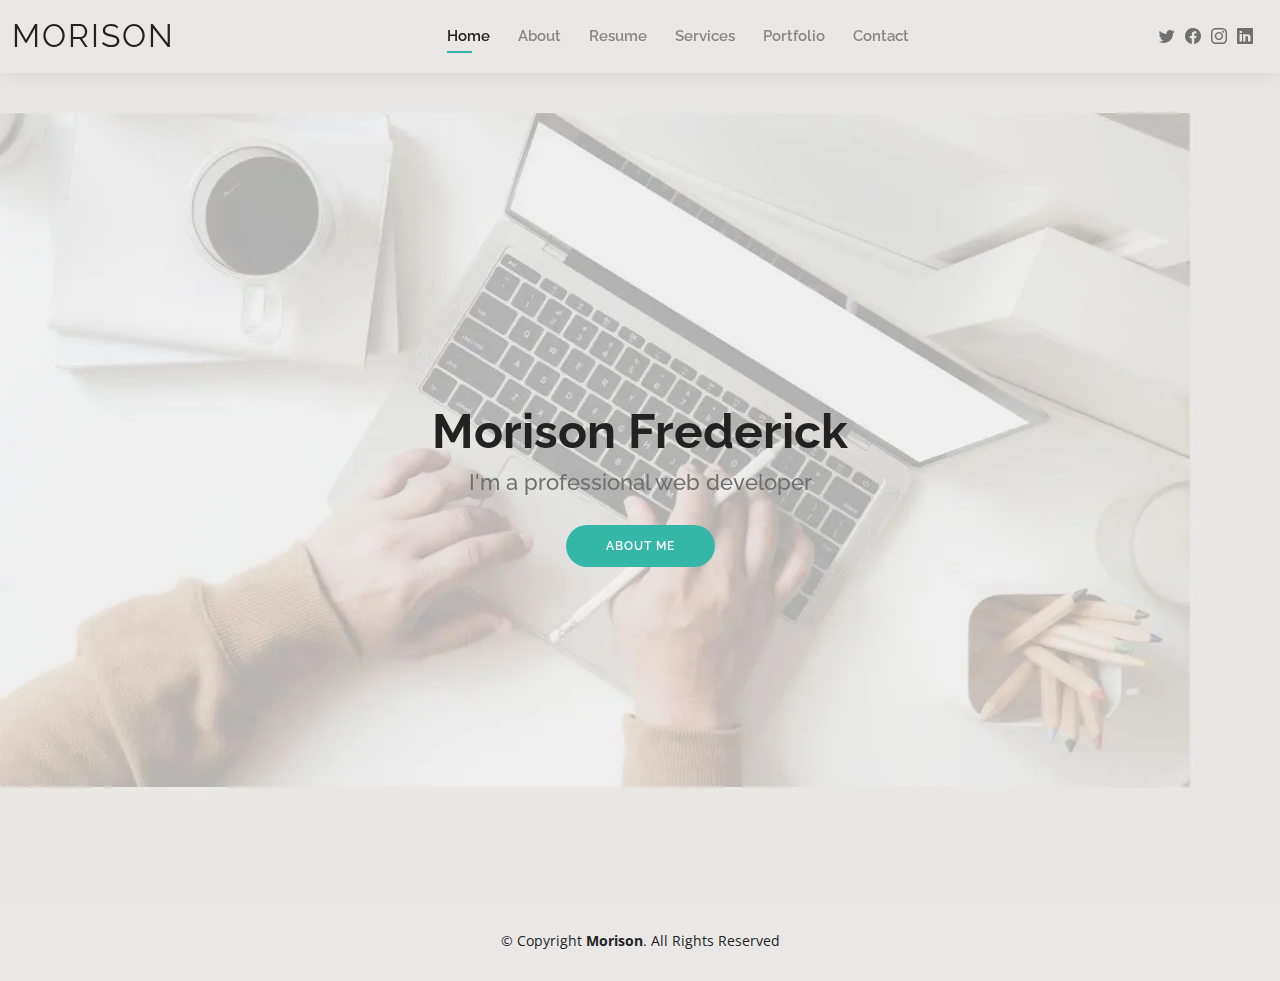
<file: index.html>
<!DOCTYPE html>
<html lang="en">

<head>
  <meta charset="utf-8">
  <meta content="width=device-width, initial-scale=1.0" name="viewport">

  <title>Morison Portifolio</title>
  <meta content="" name="description">
  <meta content="" name="keywords">

  <!-- Favicons -->
  <link href="assets/img/favicon.png" rel="icon">
  <link href="assets/img/apple-touch-icon.png" rel="apple-touch-icon">

  <!-- Google Fonts -->
  <link href="https://fonts.googleapis.com/css?family=Open+Sans:300,300i,400,400i,600,600i,700,700i|Raleway:300,300i,400,400i,500,500i,600,600i,700,700i|Poppins:300,300i,400,400i,500,500i,600,600i,700,700i" rel="stylesheet">

  <!-- Vendor CSS Files -->
  <link href="assets/vendor/aos/aos.css" rel="stylesheet">
  <link href="assets/vendor/bootstrap/css/bootstrap.min.css" rel="stylesheet">
  <link href="assets/vendor/bootstrap-icons/bootstrap-icons.css" rel="stylesheet">
  <link href="assets/vendor/boxicons/css/boxicons.min.css" rel="stylesheet">
  <link href="assets/vendor/glightbox/css/glightbox.min.css" rel="stylesheet">
  <link href="assets/vendor/swiper/swiper-bundle.min.css" rel="stylesheet">

  <!-- Template Main CSS File -->
  <link href="assets/css/style.css" rel="stylesheet">

  <!-- =======================================================
  * Template Name: Kelly
  * Updated: Sep 18 2023 with Bootstrap v5.3.2
  * Template URL: https://bootstrapmade.com/kelly-free-bootstrap-cv-resume-html-template/
  * Author: BootstrapMade.com
  * License: https://bootstrapmade.com/license/
  ======================================================== -->
</head>

<body>

  <!-- ======= Header ======= -->
  <header id="header" class="fixed-top">
    <div class="container-fluid d-flex justify-content-between align-items-center">

      <h1 class="logo me-auto me-lg-0"><a href="index.html">Morison</a></h1>
      <!-- Uncomment below if you prefer to use an image logo -->
      <!-- <a href="index.html" class="logo"><img src="assets/img/logo.png" alt="" class="img-fluid"></a>-->

      <nav id="navbar" class="navbar order-last order-lg-0">
        <ul>
          <li><a class="active" href="index.html">Home</a></li>
          <li><a href="about.html">About</a></li>
          <li><a href="resume.html">Resume</a></li>
          <li><a href="services.html">Services</a></li>
          <li><a href="portfolio.html">Portfolio</a></li>
          <li><a href="contact.html">Contact</a></li>
        </ul>
        <i class="bi bi-list mobile-nav-toggle"></i>
      </nav><!-- .navbar -->

      <div class="header-social-links">
        <a href="#" class="twitter"><i class="bi bi-twitter"></i></a>
        <a href="#" class="facebook"><i class="bi bi-facebook"></i></a>
        <a href="#" class="instagram"><i class="bi bi-instagram"></i></a>
        <a href="#" class="linkedin"><i class="bi bi-linkedin"></i></i></a>
      </div>

    </div>

  </header><!-- End Header -->

  <!-- ======= Hero Section ======= -->
  <section id="hero" class="d-flex align-items-center">
    <div class="container d-flex flex-column align-items-center" data-aos="zoom-in" data-aos-delay="100">
      <h1>Morison Frederick</h1>
      <h2>I'm a professional web developer</h2>
      <a href="about.html" class="btn-about">About Me</a>
    </div>
  </section><!-- End Hero -->

  <!-- ======= Footer ======= -->
  <footer id="footer">
    <div class="container">
      <div class="copyright">
        &copy; Copyright <strong><span>Morison</span></strong>. All Rights Reserved
      </div>
    </div>
  </footer><!-- End  Footer -->

  <div id="preloader"></div>
  <a href="#" class="back-to-top d-flex align-items-center justify-content-center"><i class="bi bi-arrow-up-short"></i></a>

  <!-- Vendor JS Files -->
  <script src="assets/vendor/purecounter/purecounter_vanilla.js"></script>
  <script src="assets/vendor/aos/aos.js"></script>
  <script src="assets/vendor/bootstrap/js/bootstrap.bundle.min.js"></script>
  <script src="assets/vendor/glightbox/js/glightbox.min.js"></script>
  <script src="assets/vendor/isotope-layout/isotope.pkgd.min.js"></script>
  <script src="assets/vendor/swiper/swiper-bundle.min.js"></script>
  <script src="assets/vendor/waypoints/noframework.waypoints.js"></script>
  <script src="assets/vendor/php-email-form/validate.js"></script>

  <!-- Template Main JS File -->
  <script src="assets/js/main.js"></script>

</body>

</html>
</file>
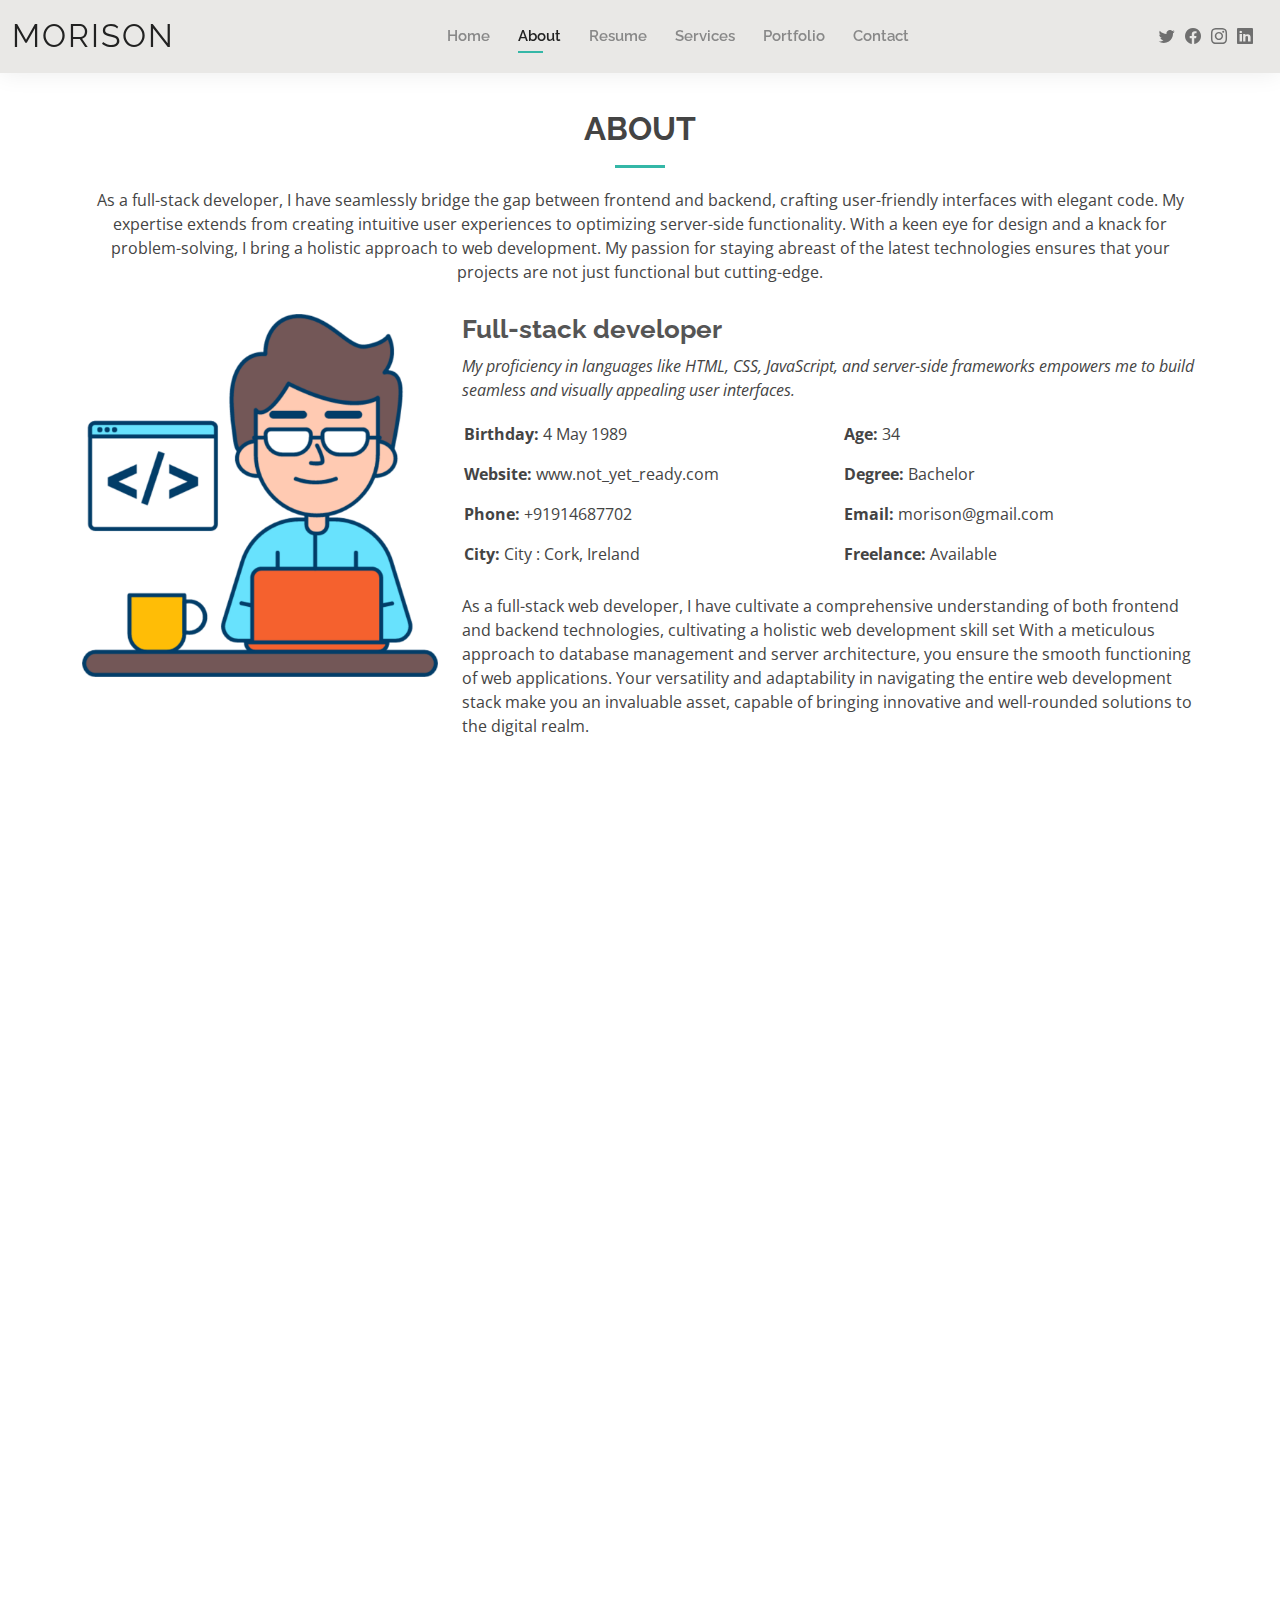
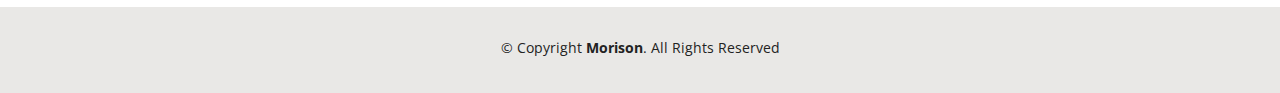
<file: about.html>
<!DOCTYPE html>
<html lang="en">

<head>
  <meta charset="utf-8">
  <meta content="width=device-width, initial-scale=1.0" name="viewport">

  <title>About - Morison</title>
  <meta content="" name="description">
  <meta content="" name="keywords">

  <!-- Favicons -->
  <link href="assets/img/favicon.png" rel="icon">
  <link href="assets/img/apple-touch-icon.png" rel="apple-touch-icon">

  <!-- Google Fonts -->
  <link href="https://fonts.googleapis.com/css?family=Open+Sans:300,300i,400,400i,600,600i,700,700i|Raleway:300,300i,400,400i,500,500i,600,600i,700,700i|Poppins:300,300i,400,400i,500,500i,600,600i,700,700i" rel="stylesheet">

  <!-- Vendor CSS Files -->
  <link href="assets/vendor/aos/aos.css" rel="stylesheet">
  <link href="assets/vendor/bootstrap/css/bootstrap.min.css" rel="stylesheet">
  <link href="assets/vendor/bootstrap-icons/bootstrap-icons.css" rel="stylesheet">
  <link href="assets/vendor/boxicons/css/boxicons.min.css" rel="stylesheet">
  <link href="assets/vendor/glightbox/css/glightbox.min.css" rel="stylesheet">
  <link href="assets/vendor/swiper/swiper-bundle.min.css" rel="stylesheet">

  <!-- Template Main CSS File -->
  <link href="assets/css/style.css" rel="stylesheet">

  <!-- =======================================================
  * Template Name: Kelly
  * Updated: Sep 18 2023 with Bootstrap v5.3.2
  * Template URL: https://bootstrapmade.com/kelly-free-bootstrap-cv-resume-html-template/
  * Author: BootstrapMade.com
  * License: https://bootstrapmade.com/license/
  ======================================================== -->
</head>

<body>

  <!-- ======= Header ======= -->
  <header id="header" class="fixed-top">
    <div class="container-fluid d-flex justify-content-between align-items-center">

      <h1 class="logo me-auto me-lg-0"><a href="index.html">MORISON</a></h1>
      <!-- Uncomment below if you prefer to use an image logo -->
      <!-- <a href="index.html" class="logo"><img src="assets/img/logo.png" alt="" class="img-fluid"></a>-->

      <nav id="navbar" class="navbar order-last order-lg-0">
        <ul>
          <li><a href="index.html">Home</a></li>
          <li><a class="active" href="about.html">About</a></li>
          <li><a href="resume.html">Resume</a></li>
          <li><a href="services.html">Services</a></li>
          <li><a href="portfolio.html">Portfolio</a></li>
          <li><a href="contact.html">Contact</a></li>
        </ul>
        <i class="bi bi-list mobile-nav-toggle"></i>
      </nav><!-- .navbar -->

      <div class="header-social-links">
        <a href="#" class="twitter"><i class="bi bi-twitter"></i></a>
        <a href="#" class="facebook"><i class="bi bi-facebook"></i></a>
        <a href="#" class="instagram"><i class="bi bi-instagram"></i></a>
        <a href="#" class="linkedin"><i class="bi bi-linkedin"></i></i></a>
      </div>

    </div>

  </header><!-- End Header -->

  <main id="main">

    <!-- ======= About Section ======= -->
    <section id="about" class="about">
      <div class="container" data-aos="fade-up">

        <div class="section-title">
          <h2>About</h2>
          <p>As a full-stack developer, I have seamlessly bridge the gap between frontend and backend, crafting user-friendly interfaces with elegant code. My expertise extends from creating intuitive user experiences to optimizing server-side functionality. With a keen eye for design and a knack for problem-solving, I bring a holistic approach to web development. My passion for staying abreast of the latest technologies ensures that your projects are not just functional but cutting-edge.</p>
        </div>

        <div class="row">
          <div class="col-lg-4">
            <img src="assets/img/web-developer.png" class="img-fluid" alt="">
          </div>
          <div class="col-lg-8 pt-4 pt-lg-0 content">
            <h3>Full-stack developer</h3>
            <p class="fst-italic">
              My proficiency in languages like HTML, CSS, JavaScript, and server-side frameworks empowers me to build seamless and visually appealing user interfaces.
            </p>
            <div class="row">
              <div class="col-lg-6">
                <ul>
                  <li><i class="bi bi-rounded-right"></i> <strong>Birthday:</strong> 4 May 1989</li>
                  <li><i class="bi bi-rounded-right"></i> <strong>Website:</strong> www.not_yet_ready.com</li>
                  <li><i class="bi bi-rounded-right"></i> <strong>Phone:</strong> +91914687702</li>
                  <li><i class="bi bi-rounded-right"></i> <strong>City:</strong> City : Cork, Ireland</li>
                </ul>
              </div>
              <div class="col-lg-6">
                <ul>
                  <li><i class="bi bi-rounded-right"></i> <strong>Age:</strong> 34</li>
                  <li><i class="bi bi-rounded-right"></i> <strong>Degree:</strong> Bachelor</li>
                  <li><i class="bi bi-rounded-right"></i> <strong>Email:</strong> morison@gmail.com</li>
                  <li><i class="bi bi-rounded-right"></i> <strong>Freelance:</strong> Available</li>
                </ul>
              </div>
            </div>
            <p>
              As a full-stack web developer, I have cultivate a comprehensive understanding of both frontend and backend technologies, cultivating a holistic web development skill set
              With a meticulous approach to database management and server architecture, you ensure the smooth functioning of web applications. Your versatility and adaptability in navigating the entire web development stack make you an invaluable asset, capable of bringing innovative and well-rounded solutions to the digital realm.            </p>
          </div>
        </div>

      </div>
    </section><!-- End About Section -->

    <!-- ======= Skills Section ======= -->
    <section id="skills" class="skills">
      <div class="container" data-aos="fade-up">

        <div class="section-title">
          <h2>Skills</h2>
          <p>My mastery of HTML, CSS, and JavaScript allows me to craft dynamic and visually stunning websites, seamlessly blending creativity with functionality. Additionally, my proficiency in Bootstrap enhances my ability to create responsive and mobile-friendly designs, showcasing a well-rounded expertise in front-end development.</p>
        </div>

        <div class="row skills-content">

          <div class="col-lg-6">

            <div class="progress">
              <span class="skill">HTML <i class="val">100%</i></span>
              <div class="progress-bar-wrap">
                <div class="progress-bar" role="progressbar" aria-valuenow="100" aria-valuemin="0" aria-valuemax="100"></div>
              </div>
            </div>

            <div class="progress">
              <span class="skill">CSS <i class="val">90%</i></span>
              <div class="progress-bar-wrap">
                <div class="progress-bar" role="progressbar" aria-valuenow="90" aria-valuemin="0" aria-valuemax="100"></div>
              </div>
            </div>


          </div>

          <div class="col-lg-6">

            <div class="progress">
              <span class="skill">JavaScript <i class="val">80%</i></span>
              <div class="progress-bar-wrap">
                <div class="progress-bar" role="progressbar" aria-valuenow="80" aria-valuemin="0" aria-valuemax="100"></div>
              </div>
            </div>

            <div class="progress">
              <span class="skill">Bootstrap <i class="val">90%</i></span>
              <div class="progress-bar-wrap">
                <div class="progress-bar" role="progressbar" aria-valuenow="90" aria-valuemin="0" aria-valuemax="100"></div>
              </div>
            </div>


          </div>

        </div>

      </div>
    </section><!-- End Skills Section -->

    <!-- ======= Facts Section ======= -->
    <section id="facts" class="facts">
      <div class="container" data-aos="fade-up">

        <div class="section-title">
          <h2>Facts</h2>
          <p>Web developers are adept problem solvers, tackling challenges in coding, debugging, and optimizing performance. They thrive on finding efficient and effective solutions to create seamless user experiences</p>
        </div>

        <div class="row counters">

          <div class="col-lg-3 col-6 text-center">
            <span data-purecounter-start="0" data-purecounter-end="232" data-purecounter-duration="1" class="purecounter"></span>
            <p>Clients</p>
          </div>

          <div class="col-lg-3 col-6 text-center">
            <span data-purecounter-start="0" data-purecounter-end="521" data-purecounter-duration="1" class="purecounter"></span>
            <p>Projects</p>
          </div>

          <div class="col-lg-3 col-6 text-center">
            <span data-purecounter-start="0" data-purecounter-end="1463" data-purecounter-duration="1" class="purecounter"></span>
            <p>Hours Of Support</p>
          </div>

          <div class="col-lg-3 col-6 text-center">
            <span data-purecounter-start="0" data-purecounter-end="15" data-purecounter-duration="1" class="purecounter"></span>
            <p>Hard Workers</p>
          </div>

        </div>

      </div>
    </section><!-- End Facts Section -->

    

  </main><!-- End #main -->

  <!-- ======= Footer ======= -->
  <footer id="footer">
    <div class="container">
      <div class="copyright">
        &copy; Copyright <strong><span>Morison</span></strong>. All Rights Reserved
      </div>
      <div class="credits">
        <!-- All the links in the footer should remain intact. -->
        <!-- You can delete the links only if you purchased the pro version. -->
        <!-- Licensing information: https://bootstrapmade.com/license/ -->
        <!-- Purchase the pro version with working PHP/AJAX contact form: https://bootstrapmade.com/kelly-free-bootstrap-cv-resume-html-template/ -->
       <!-- Designed by <a href="https://bootstrapmade.com/">BootstrapMade</a>-->
      </div>
    </div>
  </footer><!-- End  Footer -->

  <div id="preloader"></div>
  <a href="#" class="back-to-top d-flex align-items-center justify-content-center"><i class="bi bi-arrow-up-short"></i></a>

  <!-- Vendor JS Files -->
  <script src="assets/vendor/purecounter/purecounter_vanilla.js"></script>
  <script src="assets/vendor/aos/aos.js"></script>
  <script src="assets/vendor/bootstrap/js/bootstrap.bundle.min.js"></script>
  <script src="assets/vendor/glightbox/js/glightbox.min.js"></script>
  <script src="assets/vendor/isotope-layout/isotope.pkgd.min.js"></script>
  <script src="assets/vendor/swiper/swiper-bundle.min.js"></script>
  <script src="assets/vendor/waypoints/noframework.waypoints.js"></script>
  <script src="assets/vendor/php-email-form/validate.js"></script>

  <!-- Template Main JS File -->
  <script src="assets/js/main.js"></script>

</body>

</html>
</file>
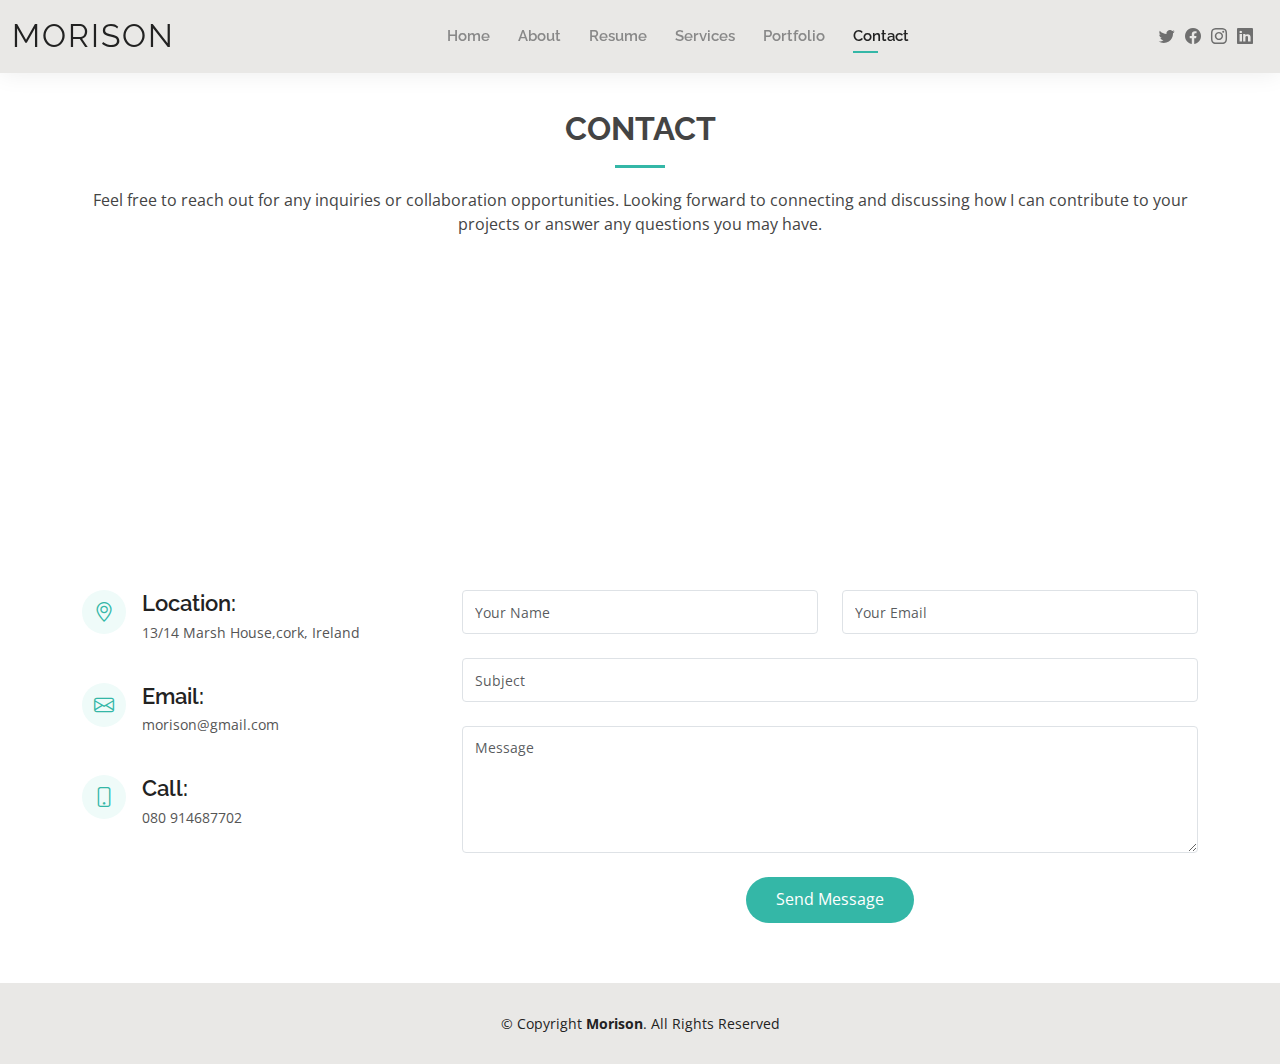
<file: contact.html>
<!DOCTYPE html>
<html lang="en">

<head>
  <meta charset="utf-8">
  <meta content="width=device-width, initial-scale=1.0" name="viewport">

  <title>Contact - Morison</title>
  <meta content="" name="description">
  <meta content="" name="keywords">

  <!-- Favicons -->
  <link href="assets/img/favicon.png" rel="icon">
  <link href="assets/img/apple-touch-icon.png" rel="apple-touch-icon">

  <!-- Google Fonts -->
  <link href="https://fonts.googleapis.com/css?family=Open+Sans:300,300i,400,400i,600,600i,700,700i|Raleway:300,300i,400,400i,500,500i,600,600i,700,700i|Poppins:300,300i,400,400i,500,500i,600,600i,700,700i" rel="stylesheet">

  <!-- Vendor CSS Files -->
  <link href="assets/vendor/aos/aos.css" rel="stylesheet">
  <link href="assets/vendor/bootstrap/css/bootstrap.min.css" rel="stylesheet">
  <link href="assets/vendor/bootstrap-icons/bootstrap-icons.css" rel="stylesheet">
  <link href="assets/vendor/boxicons/css/boxicons.min.css" rel="stylesheet">
  <link href="assets/vendor/glightbox/css/glightbox.min.css" rel="stylesheet">
  <link href="assets/vendor/swiper/swiper-bundle.min.css" rel="stylesheet">

  <!-- Template Main CSS File -->
  <link href="assets/css/style.css" rel="stylesheet">

  <!-- =======================================================
  * Template Name: Kelly
  * Updated: Sep 18 2023 with Bootstrap v5.3.2
  * Template URL: https://bootstrapmade.com/kelly-free-bootstrap-cv-resume-html-template/
  * Author: BootstrapMade.com
  * License: https://bootstrapmade.com/license/
  ======================================================== -->
</head>

<body>

  <!-- ======= Header ======= -->
  <header id="header" class="fixed-top">
    <div class="container-fluid d-flex justify-content-between align-items-center">

      <h1 class="logo me-auto me-lg-0"><a href="index.html">Morison</a></h1>
      <!-- Uncomment below if you prefer to use an image logo -->
      <!-- <a href="index.html" class="logo"><img src="assets/img/logo.png" alt="" class="img-fluid"></a>-->

      <nav id="navbar" class="navbar order-last order-lg-0">
        <ul>
          <li><a href="index.html">Home</a></li>
          <li><a href="about.html">About</a></li>
          <li><a href="resume.html">Resume</a></li>
          <li><a href="services.html">Services</a></li>
          <li><a href="portfolio.html">Portfolio</a></li>
          <li><a class="active" href="contact.html">Contact</a></li>
        </ul>
        <i class="bi bi-list mobile-nav-toggle"></i>
      </nav><!-- .navbar -->

      <div class="header-social-links">
        <a href="#" class="twitter"><i class="bi bi-twitter"></i></a>
        <a href="#" class="facebook"><i class="bi bi-facebook"></i></a>
        <a href="#" class="instagram"><i class="bi bi-instagram"></i></a>
        <a href="#" class="linkedin"><i class="bi bi-linkedin"></i></i></a>
      </div>

    </div>

  </header><!-- End Header -->

  <main id="main">

    <!-- ======= Contact Section ======= -->
    <section id="contact" class="contact">
      <div class="container" data-aos="fade-up">

        <div class="section-title">
          <h2>Contact</h2>
          <p>Feel free to reach out for any inquiries or collaboration opportunities. Looking forward to connecting and discussing how I can contribute to your projects or answer any questions you may have.</p>
        </div>

        <div>
          <iframe style="border:0; width: 100%; height: 270px;" src="https://www.google.com/maps/embed?pb=!1m18!1m12!1m3!1d1230.9647441349941!2d-8.482854991359906!3d51.8987508818554!2m3!1f0!2f0!3f0!3m2!1i1024!2i768!4f13.1!3m3!1m2!1s0x484490171de42717%3A0x145e6668ea9086b2!2s1%20Peter&#39;s%20St%2C%20Centre%2C%20Cork%2C%20T12%20A8XF!5e0!3m2!1sen!2sie!4v1700590625363!5m2!1sen!2sie" width="400" height="300" style="border:0;" allowfullscreen="" loading="lazy" referrerpolicy="no-referrer-when-downgrade"></iframe>
        </div>

        <div class="row mt-5">

          <div class="col-lg-4">
            <div class="info">
              <div class="address">
                <i class="bi bi-geo-alt"></i>
                <h4>Location:</h4>
                <p>13/14 Marsh House,cork, Ireland</p>
              </div>

              <div class="email">
                <i class="bi bi-envelope"></i>
                <h4>Email:</h4>
                <p>morison@gmail.com</p>
              </div>

              <div class="phone">
                <i class="bi bi-phone"></i>
                <h4>Call:</h4>
                <p>080 914687702</p>
              </div>

            </div>

          </div>

          <div class="col-lg-8 mt-5 mt-lg-0">

            <form action="forms/contact.php" method="post" role="form" class="php-email-form">
              <div class="row">
                <div class="col-md-6 form-group">
                  <input type="text" name="name" class="form-control" id="name" placeholder="Your Name" required>
                </div>
                <div class="col-md-6 form-group mt-3 mt-md-0">
                  <input type="email" class="form-control" name="email" id="email" placeholder="Your Email" required>
                </div>
              </div>
              <div class="form-group mt-3">
                <input type="text" class="form-control" name="subject" id="subject" placeholder="Subject" required>
              </div>
              <div class="form-group mt-3">
                <textarea class="form-control" name="message" rows="5" placeholder="Message" required></textarea>
              </div>
              <div class="my-3">
                <div class="loading">Loading</div>
                <div class="error-message"></div>
                <div class="sent-message">Your message has been sent. Thank you!</div>
              </div>
              <div class="text-center"><button type="submit">Send Message</button></div>
            </form>

          </div>

        </div>

      </div>
    </section><!-- End Contact Section -->

  </main><!-- End #main -->

  <!-- ======= Footer ======= -->
  <footer id="footer">
    <div class="container">
      <div class="copyright">
        &copy; Copyright <strong><span>Morison</span></strong>. All Rights Reserved
      </div>
      
    </div>
  </footer><!-- End  Footer -->

  <div id="preloader"></div>
  <a href="#" class="back-to-top d-flex align-items-center justify-content-center"><i class="bi bi-arrow-up-short"></i></a>

  <!-- Vendor JS Files -->
  <script src="assets/vendor/purecounter/purecounter_vanilla.js"></script>
  <script src="assets/vendor/aos/aos.js"></script>
  <script src="assets/vendor/bootstrap/js/bootstrap.bundle.min.js"></script>
  <script src="assets/vendor/glightbox/js/glightbox.min.js"></script>
  <script src="assets/vendor/isotope-layout/isotope.pkgd.min.js"></script>
  <script src="assets/vendor/swiper/swiper-bundle.min.js"></script>
  <script src="assets/vendor/waypoints/noframework.waypoints.js"></script>
  <script src="assets/vendor/php-email-form/validate.js"></script>

  <!-- Template Main JS File -->
  <script src="assets/js/main.js"></script>

</body>

</html>
</file>
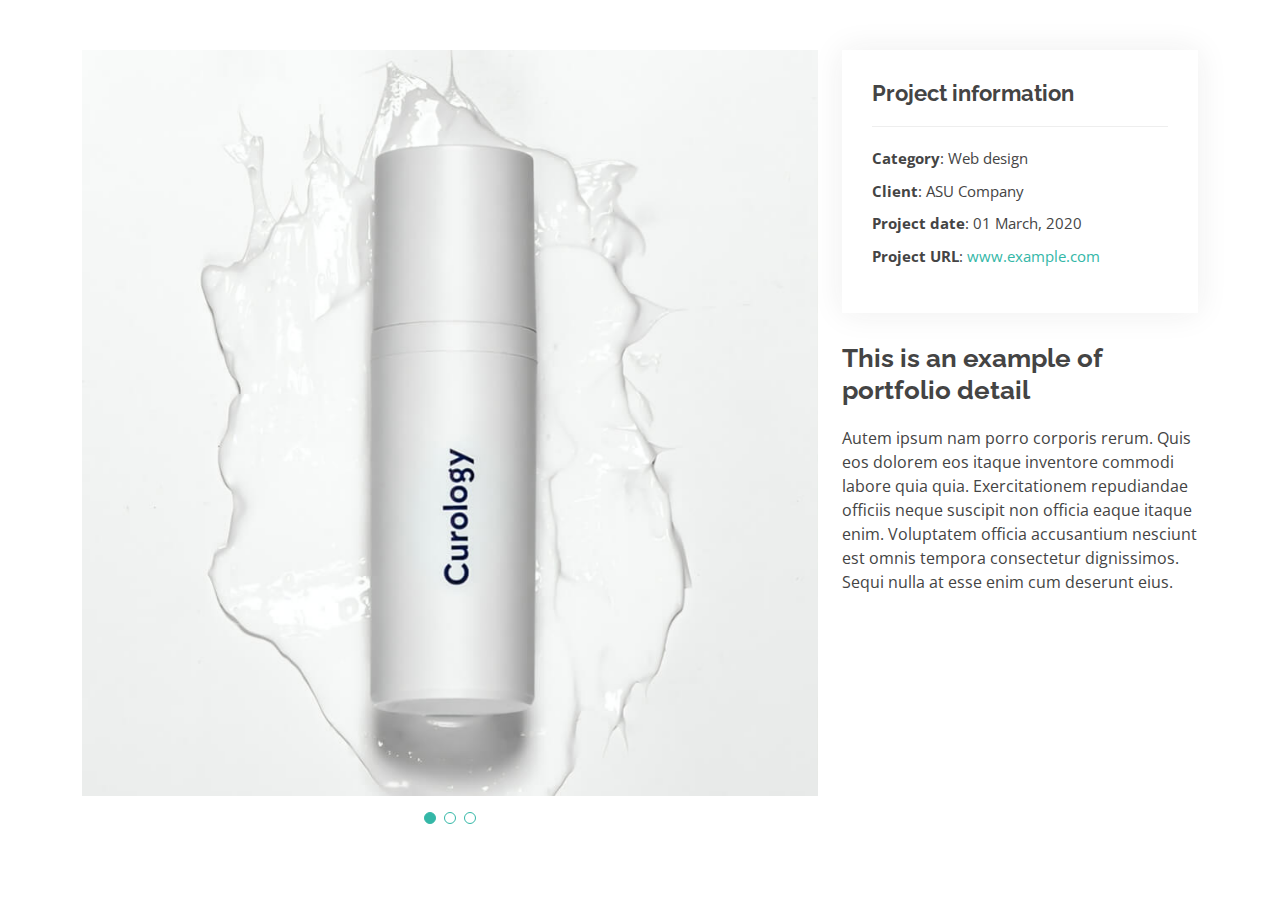
<file: portfolio-details.html>
<!DOCTYPE html>
<html lang="en">

<head>
  <meta charset="utf-8">
  <meta content="width=device-width, initial-scale=1.0" name="viewport">

  <title>Portfolio Details - Kelly Bootstrap Template</title>
  <meta content="" name="description">
  <meta content="" name="keywords">

  <!-- Favicons -->
  <link href="assets/img/favicon.png" rel="icon">
  <link href="assets/img/apple-touch-icon.png" rel="apple-touch-icon">

  <!-- Google Fonts -->
  <link href="https://fonts.googleapis.com/css?family=Open+Sans:300,300i,400,400i,600,600i,700,700i|Raleway:300,300i,400,400i,500,500i,600,600i,700,700i|Poppins:300,300i,400,400i,500,500i,600,600i,700,700i" rel="stylesheet">

  <!-- Vendor CSS Files -->
  <link href="assets/vendor/aos/aos.css" rel="stylesheet">
  <link href="assets/vendor/bootstrap/css/bootstrap.min.css" rel="stylesheet">
  <link href="assets/vendor/bootstrap-icons/bootstrap-icons.css" rel="stylesheet">
  <link href="assets/vendor/boxicons/css/boxicons.min.css" rel="stylesheet">
  <link href="assets/vendor/glightbox/css/glightbox.min.css" rel="stylesheet">
  <link href="assets/vendor/swiper/swiper-bundle.min.css" rel="stylesheet">

  <!-- Template Main CSS File -->
  <link href="assets/css/style.css" rel="stylesheet">

  <!-- =======================================================
  * Template Name: Kelly
  * Updated: Sep 18 2023 with Bootstrap v5.3.2
  * Template URL: https://bootstrapmade.com/kelly-free-bootstrap-cv-resume-html-template/
  * Author: BootstrapMade.com
  * License: https://bootstrapmade.com/license/
  ======================================================== -->
</head>

<body>

  <main id="main">

    <!-- ======= Portfolio Details Section ======= -->
    <section id="portfolio-details" class="portfolio-details">
      <div class="container">

        <div class="row gy-4">

          <div class="col-lg-8">
            <div class="portfolio-details-slider swiper">
              <div class="swiper-wrapper align-items-center">

                <div class="swiper-slide">
                  <img src="assets/img/portfolio/portfolio-1.jpg" alt="">
                </div>

                <div class="swiper-slide">
                  <img src="assets/img/portfolio/portfolio-2.jpg" alt="">
                </div>

                <div class="swiper-slide">
                  <img src="assets/img/portfolio/portfolio-3.jpg" alt="">
                </div>

              </div>
              <div class="swiper-pagination"></div>
            </div>
          </div>

          <div class="col-lg-4">
            <div class="portfolio-info">
              <h3>Project information</h3>
              <ul>
                <li><strong>Category</strong>: Web design</li>
                <li><strong>Client</strong>: ASU Company</li>
                <li><strong>Project date</strong>: 01 March, 2020</li>
                <li><strong>Project URL</strong>: <a href="#">www.example.com</a></li>
              </ul>
            </div>
            <div class="portfolio-description">
              <h2>This is an example of portfolio detail</h2>
              <p>
                Autem ipsum nam porro corporis rerum. Quis eos dolorem eos itaque inventore commodi labore quia quia. Exercitationem repudiandae officiis neque suscipit non officia eaque itaque enim. Voluptatem officia accusantium nesciunt est omnis tempora consectetur dignissimos. Sequi nulla at esse enim cum deserunt eius.
              </p>
            </div>
          </div>

        </div>

      </div>
    </section><!-- End Portfolio Details Section -->

  </main><!-- End #main -->

  <div id="preloader"></div>
  <a href="#" class="back-to-top d-flex align-items-center justify-content-center"><i class="bi bi-arrow-up-short"></i></a>

  <!-- Vendor JS Files -->
  <script src="assets/vendor/purecounter/purecounter_vanilla.js"></script>
  <script src="assets/vendor/aos/aos.js"></script>
  <script src="assets/vendor/bootstrap/js/bootstrap.bundle.min.js"></script>
  <script src="assets/vendor/glightbox/js/glightbox.min.js"></script>
  <script src="assets/vendor/isotope-layout/isotope.pkgd.min.js"></script>
  <script src="assets/vendor/swiper/swiper-bundle.min.js"></script>
  <script src="assets/vendor/waypoints/noframework.waypoints.js"></script>
  <script src="assets/vendor/php-email-form/validate.js"></script>

  <!-- Template Main JS File -->
  <script src="assets/js/main.js"></script>

</body>

</html>
</file>
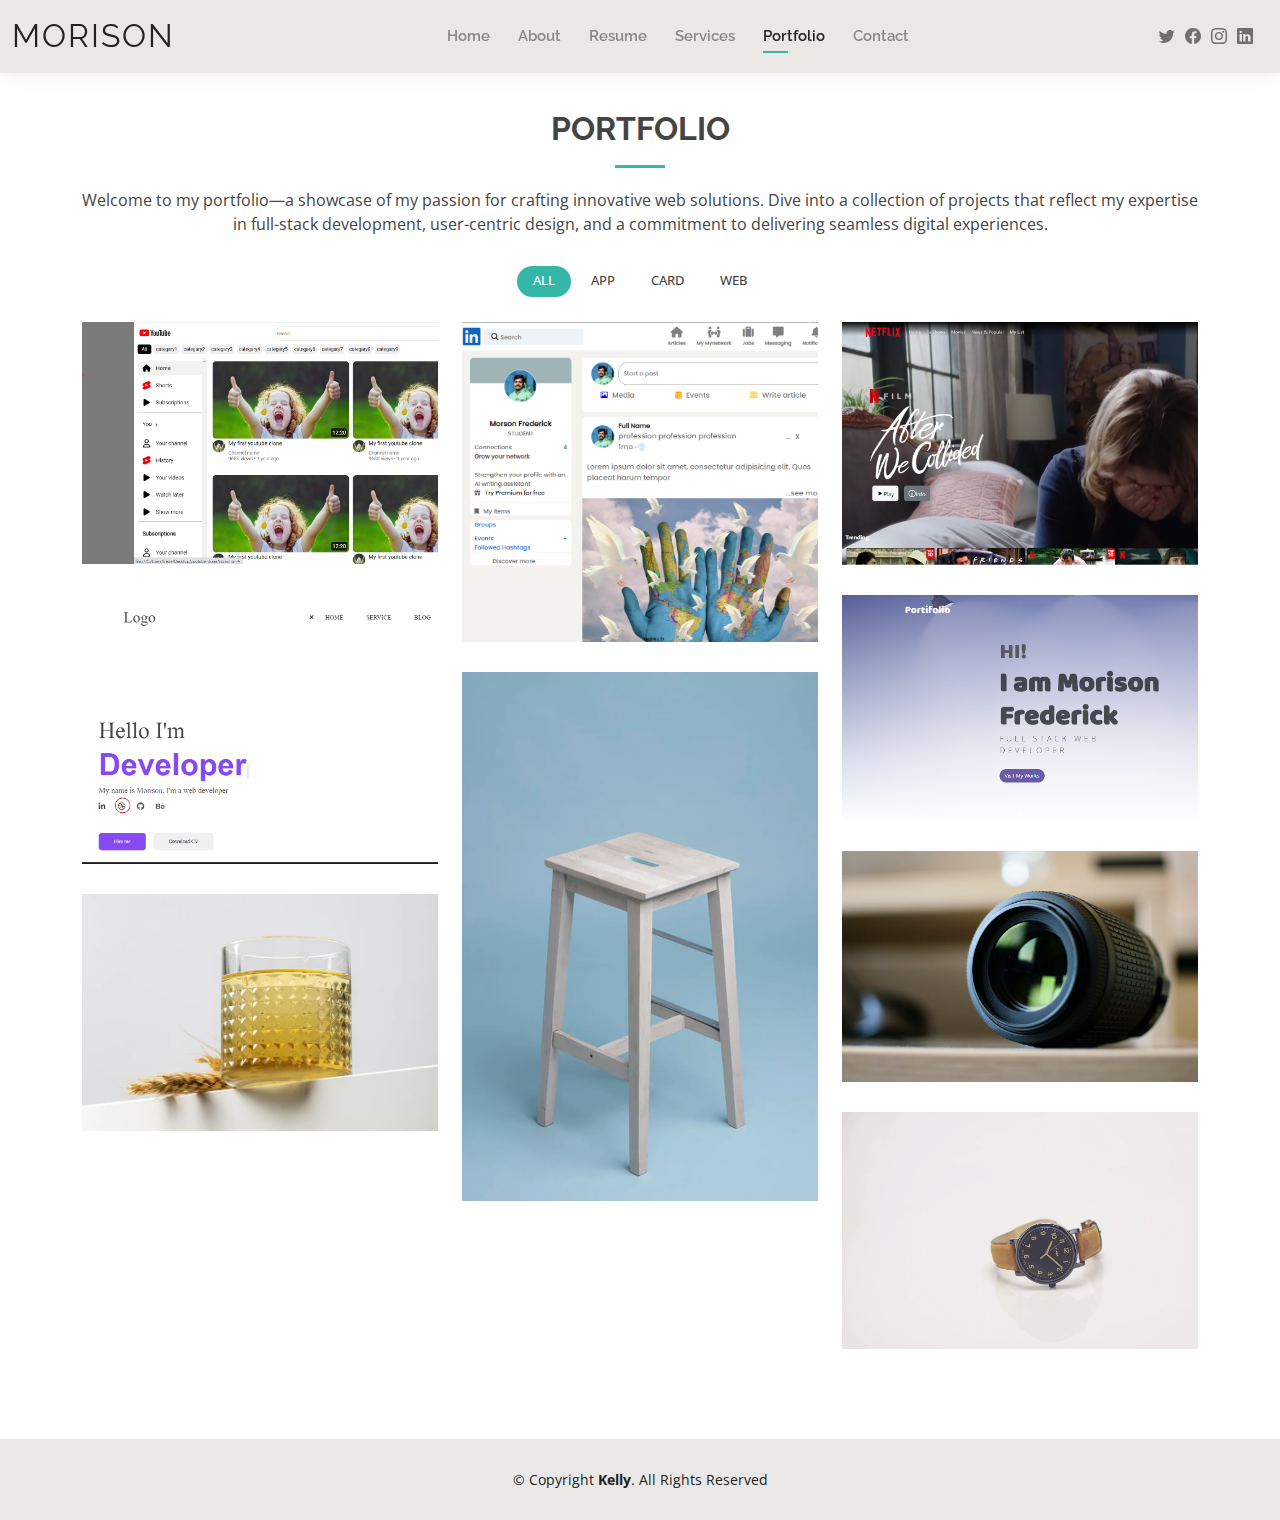
<file: portfolio.html>
<!DOCTYPE html>
<html lang="en">

<head>
  <meta charset="utf-8">
  <meta content="width=device-width, initial-scale=1.0" name="viewport">

  <title>Portfolio - Kelly Bootstrap Template</title>
  <meta content="" name="description">
  <meta content="" name="keywords">

  <!-- Favicons -->
  <link href="assets/img/favicon.png" rel="icon">
  <link href="assets/img/apple-touch-icon.png" rel="apple-touch-icon">

  <!-- Google Fonts -->
  <link href="https://fonts.googleapis.com/css?family=Open+Sans:300,300i,400,400i,600,600i,700,700i|Raleway:300,300i,400,400i,500,500i,600,600i,700,700i|Poppins:300,300i,400,400i,500,500i,600,600i,700,700i" rel="stylesheet">

  <!-- Vendor CSS Files -->
  <link href="assets/vendor/aos/aos.css" rel="stylesheet">
  <link href="assets/vendor/bootstrap/css/bootstrap.min.css" rel="stylesheet">
  <link href="assets/vendor/bootstrap-icons/bootstrap-icons.css" rel="stylesheet">
  <link href="assets/vendor/boxicons/css/boxicons.min.css" rel="stylesheet">
  <link href="assets/vendor/glightbox/css/glightbox.min.css" rel="stylesheet">
  <link href="assets/vendor/swiper/swiper-bundle.min.css" rel="stylesheet">

  <!-- Template Main CSS File -->
  <link href="assets/css/style.css" rel="stylesheet">

  <!-- =======================================================
  * Template Name: Kelly
  * Updated: Sep 18 2023 with Bootstrap v5.3.2
  * Template URL: https://bootstrapmade.com/kelly-free-bootstrap-cv-resume-html-template/
  * Author: BootstrapMade.com
  * License: https://bootstrapmade.com/license/
  ======================================================== -->
</head>

<body>

  <!-- ======= Header ======= -->
  <header id="header" class="fixed-top">
    <div class="container-fluid d-flex justify-content-between align-items-center">

      <h1 class="logo me-auto me-lg-0"><a href="index.html">Morison</a></h1>
      <!-- Uncomment below if you prefer to use an image logo -->
      <!-- <a href="index.html" class="logo"><img src="assets/img/logo.png" alt="" class="img-fluid"></a>-->

      <nav id="navbar" class="navbar order-last order-lg-0">
        <ul>
          <li><a href="index.html">Home</a></li>
          <li><a href="about.html">About</a></li>
          <li><a href="resume.html">Resume</a></li>
          <li><a href="services.html">Services</a></li>
          <li><a class="active" href="portfolio.html">Portfolio</a></li>
          <li><a href="contact.html">Contact</a></li>
        </ul>
        <i class="bi bi-list mobile-nav-toggle"></i>
      </nav><!-- .navbar -->

      <div class="header-social-links">
        <a href="#" class="twitter"><i class="bi bi-twitter"></i></a>
        <a href="#" class="facebook"><i class="bi bi-facebook"></i></a>
        <a href="#" class="instagram"><i class="bi bi-instagram"></i></a>
        <a href="#" class="linkedin"><i class="bi bi-linkedin"></i></i></a>
      </div>

    </div>

  </header><!-- End Header -->

  <main id="main">

    <!-- ======= Portfolio Section ======= -->
    <section id="portfolio" class="portfolio">
      <div class="container" data-aos="fade-up">

        <div class="section-title">
          <h2>Portfolio</h2>
          <p>
            Welcome to my portfolio—a showcase of my passion for crafting innovative web solutions. Dive into a collection of projects that reflect my expertise in full-stack development, user-centric design, and a commitment to delivering seamless digital experiences.</p>
        </div>

        <div class="row" data-aos="fade-up" data-aos-delay="100">
          <div class="col-lg-12 d-flex justify-content-center">
            <ul id="portfolio-flters">
              <li data-filter="*" class="filter-active">All</li>
              <li data-filter=".filter-app">App</li>
              <li data-filter=".filter-card">Card</li>
              <li data-filter=".filter-web">Web</li>
            </ul>
          </div>
        </div>

        <div class="row portfolio-container" data-aos="fade-up" data-aos-delay="200">

          <div class="col-lg-4 col-md-6 portfolio-item filter-app">
            <div class="portfolio-wrap">
              <img src="assets/img/Youtube.png" class="img-fluid" alt="">
              <div class="portfolio-info">
                <h4>Youtube Clone</h4>
                <p>Website</p>
                <div class="portfolio-links">
                  <a href="assets/img/Youtube.png" data-gallery="portfolioGallery" class="portfolio-lightbox" title="App 1"><i class="bx bx-plus"></i></a>
                  <a href="portfolio-details.html" class="portfolio-details-lightbox" data-glightbox="type: external" title="Portfolio Details"><i class="bx bx-link"></i></a>
                </div>
              </div>
            </div>
          </div>

          <div class="col-lg-4 col-md-6 portfolio-item filter-web">
            <div class="portfolio-wrap">
              <img src="assets/img/Linkedin.png" class="img-fluid" alt="">
              <div class="portfolio-info">
                <h4>Linkedin Clone</h4>
                <p>Website</p>
                <div class="portfolio-links">
                  <a href="assets/img/Linkedin.png" data-gallery="portfolioGallery" class="portfolio-lightbox" title="Web 3"><i class="bx bx-plus"></i></a>
                  <a href="portfolio-details.html" class="portfolio-details-lightbox" data-glightbox="type: external" title="Portfolio Details"><i class="bx bx-link"></i></a>
                </div>
              </div>
            </div>
          </div>

          <div class="col-lg-4 col-md-6 portfolio-item filter-app">
            <div class="portfolio-wrap">
              <img src="assets/img/Netflix.png" class="img-fluid" alt="">
              <div class="portfolio-info">
                <h4>Netflix</h4>
                <p>Website</p>
                <div class="portfolio-links">
                  <a href="assets/img/Netflix.png" data-gallery="portfolioGallery" class="portfolio-lightbox" title="App 2"><i class="bx bx-plus"></i></a>
                  <a href="portfolio-details.html" class="portfolio-details-lightbox" data-glightbox="type: external" title="Portfolio Details"><i class="bx bx-link"></i></a>
                </div>
              </div>
            </div>
          </div>

          <div class="col-lg-4 col-md-6 portfolio-item filter-card">
            <div class="portfolio-wrap">
              <img src="assets/img/portfolio-2.png" class="img-fluid" alt="">
              <div class="portfolio-info">
                <h4>Portfolio-1</h4>
                <p>Portfolio</p>
                <div class="portfolio-links">
                  <a href="assets/img/portfolio-2.png" data-gallery="portfolioGallery" class="portfolio-lightbox" title="Card 2"><i class="bx bx-plus"></i></a>
                  <a href="portfolio-details.html" class="portfolio-details-lightbox" data-glightbox="type: external" title="Portfolio Details"><i class="bx bx-link"></i></a>
                </div>
              </div>
            </div>
          </div>

          <div class="col-lg-4 col-md-6 portfolio-item filter-web">
            <div class="portfolio-wrap">
              <img src="assets/img/portfolio-3.png" class="img-fluid" alt="">
              <div class="portfolio-info">
                <h4>Portfolio-2</h4>
                <p>Portfolio</p>
                <div class="portfolio-links">
                  <a href="assets/img/portfolio-3.png" data-gallery="portfolioGallery" class="portfolio-lightbox" title="Web 2"><i class="bx bx-plus"></i></a>
                  <a href="portfolio-details.html" class="portfolio-details-lightbox" data-glightbox="type: external" title="Portfolio Details"><i class="bx bx-link"></i></a>
                </div>
              </div>
            </div>
          </div>

          <div class="col-lg-4 col-md-6 portfolio-item filter-app">
            <div class="portfolio-wrap">
              <img src="assets/img/portfolio/portfolio-6.jpg" class="img-fluid" alt="">
              <div class="portfolio-info">
                <h4>Portfolio</h4>
                <p>Portfolio</p>
                <div class="portfolio-links">
                  <a href="assets/img/portfolio/portfolio-6.jpg" data-gallery="portfolioGallery" class="portfolio-lightbox" title="App 3"><i class="bx bx-plus"></i></a>
                  <a href="portfolio-details.html" class="portfolio-details-lightbox" data-glightbox="type: external" title="Portfolio Details"><i class="bx bx-link"></i></a>
                </div>
              </div>
            </div>
          </div>

          <div class="col-lg-4 col-md-6 portfolio-item filter-card">
            <div class="portfolio-wrap">
              <img src="assets/img/portfolio/portfolio-7.jpg" class="img-fluid" alt="">
              <div class="portfolio-info">
                <h4>Card 1</h4>
                <p>Card</p>
                <div class="portfolio-links">
                  <a href="assets/img/portfolio/portfolio-7.jpg" data-gallery="portfolioGallery" class="portfolio-lightbox" title="Card 1"><i class="bx bx-plus"></i></a>
                  <a href="portfolio-details.html" class="portfolio-details-lightbox" data-glightbox="type: external" title="Portfolio Details"><i class="bx bx-link"></i></a>
                </div>
              </div>
            </div>
          </div>

          <div class="col-lg-4 col-md-6 portfolio-item filter-card">
            <div class="portfolio-wrap">
              <img src="assets/img/portfolio/portfolio-8.jpg" class="img-fluid" alt="">
              <div class="portfolio-info">
                <h4>Card 3</h4>
                <p>Card</p>
                <div class="portfolio-links">
                  <a href="assets/img/portfolio/portfolio-8.jpg" data-gallery="portfolioGallery" class="portfolio-lightbox" title="Card 3"><i class="bx bx-plus"></i></a>
                  <a href="portfolio-details.html" class="portfolio-details-lightbox" data-glightbox="type: external" title="Portfolio Details"><i class="bx bx-link"></i></a>
                </div>
              </div>
            </div>
          </div>

          <div class="col-lg-4 col-md-6 portfolio-item filter-web">
            <div class="portfolio-wrap">
              <img src="assets/img/portfolio/portfolio-9.jpg" class="img-fluid" alt="">
              <div class="portfolio-info">
                <h4>Web 3</h4>
                <p>Web</p>
                <div class="portfolio-links">
                  <a href="assets/img/portfolio/portfolio-9.jpg" data-gallery="portfolioGallery" class="portfolio-lightbox" title="Web 3"><i class="bx bx-plus"></i></a>
                  <a href="portfolio-details.html" class="portfolio-details-lightbox" data-glightbox="type: external" title="Portfolio Details"><i class="bx bx-link"></i></a>
                </div>
              </div>
            </div>
          </div>

        </div>

      </div>
    </section><!-- End Portfolio Section -->

  </main><!-- End #main -->

  <!-- ======= Footer ======= -->
  <footer id="footer">
    <div class="container">
      <div class="copyright">
        &copy; Copyright <strong><span>Kelly</span></strong>. All Rights Reserved
      </div>
    </div>
  </footer><!-- End  Footer -->

  <div id="preloader"></div>
  <a href="#" class="back-to-top d-flex align-items-center justify-content-center"><i class="bi bi-arrow-up-short"></i></a>

  <!-- Vendor JS Files -->
  <script src="assets/vendor/purecounter/purecounter_vanilla.js"></script>
  <script src="assets/vendor/aos/aos.js"></script>
  <script src="assets/vendor/bootstrap/js/bootstrap.bundle.min.js"></script>
  <script src="assets/vendor/glightbox/js/glightbox.min.js"></script>
  <script src="assets/vendor/isotope-layout/isotope.pkgd.min.js"></script>
  <script src="assets/vendor/swiper/swiper-bundle.min.js"></script>
  <script src="assets/vendor/waypoints/noframework.waypoints.js"></script>
  <script src="assets/vendor/php-email-form/validate.js"></script>

  <!-- Template Main JS File -->
  <script src="assets/js/main.js"></script>

</body>

</html>
</file>
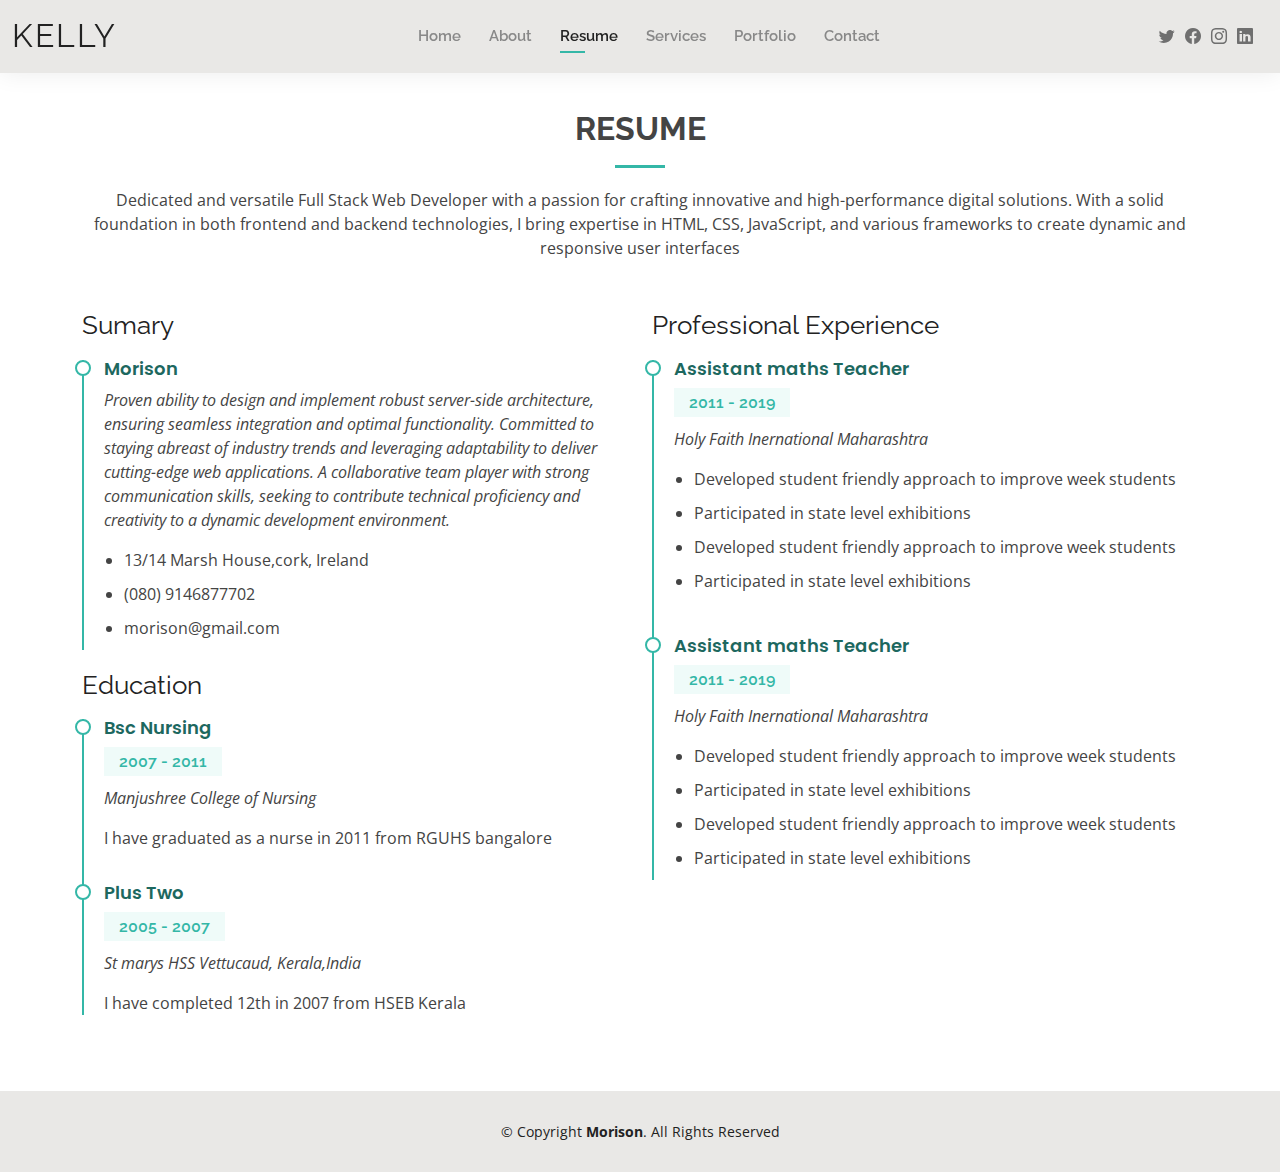
<file: resume.html>
<!DOCTYPE html>
<html lang="en">

<head>
  <meta charset="utf-8">
  <meta content="width=device-width, initial-scale=1.0" name="viewport">

  <title>Resume - Morison</title>
  <meta content="" name="description">
  <meta content="" name="keywords">

  <!-- Favicons -->
  <link href="assets/img/favicon.png" rel="icon">
  <link href="assets/img/apple-touch-icon.png" rel="apple-touch-icon">

  <!-- Google Fonts -->
  <link href="https://fonts.googleapis.com/css?family=Open+Sans:300,300i,400,400i,600,600i,700,700i|Raleway:300,300i,400,400i,500,500i,600,600i,700,700i|Poppins:300,300i,400,400i,500,500i,600,600i,700,700i" rel="stylesheet">

  <!-- Vendor CSS Files -->
  <link href="assets/vendor/aos/aos.css" rel="stylesheet">
  <link href="assets/vendor/bootstrap/css/bootstrap.min.css" rel="stylesheet">
  <link href="assets/vendor/bootstrap-icons/bootstrap-icons.css" rel="stylesheet">
  <link href="assets/vendor/boxicons/css/boxicons.min.css" rel="stylesheet">
  <link href="assets/vendor/glightbox/css/glightbox.min.css" rel="stylesheet">
  <link href="assets/vendor/swiper/swiper-bundle.min.css" rel="stylesheet">

  <!-- Template Main CSS File -->
  <link href="assets/css/style.css" rel="stylesheet">

  <!-- =======================================================
  * Template Name: Kelly
  * Updated: Sep 18 2023 with Bootstrap v5.3.2
  * Template URL: https://bootstrapmade.com/kelly-free-bootstrap-cv-resume-html-template/
  * Author: BootstrapMade.com
  * License: https://bootstrapmade.com/license/
  ======================================================== -->
</head>

<body>

  <!-- ======= Header ======= -->
  <header id="header" class="fixed-top">
    <div class="container-fluid d-flex justify-content-between align-items-center">

      <h1 class="logo me-auto me-lg-0"><a href="index.html">Kelly</a></h1>
      <!-- Uncomment below if you prefer to use an image logo -->
      <!-- <a href="index.html" class="logo"><img src="assets/img/logo.png" alt="" class="img-fluid"></a>-->

      <nav id="navbar" class="navbar order-last order-lg-0">
        <ul>
          <li><a href="index.html">Home</a></li>
          <li><a href="about.html">About</a></li>
          <li><a class="active" href="resume.html">Resume</a></li>
          <li><a href="services.html">Services</a></li>
          <li><a href="portfolio.html">Portfolio</a></li>
          <li><a href="contact.html">Contact</a></li>
        </ul>
        <i class="bi bi-list mobile-nav-toggle"></i>
      </nav><!-- .navbar -->

      <div class="header-social-links">
        <a href="#" class="twitter"><i class="bi bi-twitter"></i></a>
        <a href="#" class="facebook"><i class="bi bi-facebook"></i></a>
        <a href="#" class="instagram"><i class="bi bi-instagram"></i></a>
        <a href="#" class="linkedin"><i class="bi bi-linkedin"></i></i></a>
      </div>

    </div>

  </header><!-- End Header -->

  <main id="main">

    <!-- ======= Resume Section ======= -->
    <section id="resume" class="resume">
      <div class="container" data-aos="fade-up">

        <div class="section-title">
          <h2>Resume</h2>
          <p>Dedicated and versatile Full Stack Web Developer with a passion for crafting innovative and high-performance digital solutions. With a solid foundation in both frontend and backend technologies, I bring expertise in HTML, CSS, JavaScript, and various frameworks to create dynamic and responsive user interfaces</p>
        </div>

        <div class="row">
          <div class="col-lg-6">
            <h3 class="resume-title">Sumary</h3>
            <div class="resume-item pb-0">
              <h4>Morison</h4>
              <p><em>Proven ability to design and implement robust server-side architecture, ensuring seamless integration and optimal functionality. Committed to staying abreast of industry trends and leveraging adaptability to deliver cutting-edge web applications. A collaborative team player with strong communication skills, seeking to contribute technical proficiency and creativity to a dynamic development environment.</em></p>
              <p>
              <ul>
                <li>13/14 Marsh House,cork, Ireland</li>
                <li>(080) 9146877702</li>
                <li>morison@gmail.com</li>
              </ul>
              </p>
            </div>

            <h3 class="resume-title">Education</h3>
            <div class="resume-item">
              <h4>Bsc Nursing</h4>
              <h5>2007 - 2011</h5>
              <p><em>Manjushree College of Nursing</em></p>
              <p>I have graduated as a nurse in 2011 from RGUHS bangalore</p>
            </div>
            <div class="resume-item">
              <h4>Plus Two</h4>
              <h5>2005 - 2007</h5>
              <p><em>St marys HSS Vettucaud, Kerala,India</em></p>
              <p>I have completed 12th in 2007 from HSEB Kerala</p>
            </div>
          </div>
          <div class="col-lg-6">
            <h3 class="resume-title">Professional Experience</h3>
            <div class="resume-item">
              <h4>Assistant maths Teacher</h4>
              <h5>2011 - 2019</h5>
              <p><em>Holy Faith Inernational Maharashtra</em></p>
              <p>
              <ul>
                <li>Developed student friendly approach to improve week students</li>
                <li>Participated in state level exhibitions</li>
                <li>Developed student friendly approach to improve week students</li>
                <li>Participated in state level exhibitions</li>
              </ul>
              </p>
            </div>
            <div class="resume-item">
              <h4>Assistant maths Teacher</h4>
              <h5>2011 - 2019</h5>
              <p><em>Holy Faith Inernational Maharashtra</em></p>
              <p>
              <ul>
                <li>Developed student friendly approach to improve week students</li>
                <li>Participated in state level exhibitions</li>
                <li>Developed student friendly approach to improve week students</li>
                <li>Participated in state level exhibitions</li>
              </ul>
              </p>
            </div>
          </div>
        </div>

      </div>
    </section><!-- End Resume Section -->

  </main><!-- End #main -->

  <!-- ======= Footer ======= -->
  <footer id="footer">
    <div class="container">
      <div class="copyright">
        &copy; Copyright <strong><span>Morison</span></strong>. All Rights Reserved
      </div>
    </div>
  </footer><!-- End  Footer -->

  <div id="preloader"></div>
  <a href="#" class="back-to-top d-flex align-items-center justify-content-center"><i class="bi bi-arrow-up-short"></i></a>

  <!-- Vendor JS Files -->
  <script src="assets/vendor/purecounter/purecounter_vanilla.js"></script>
  <script src="assets/vendor/aos/aos.js"></script>
  <script src="assets/vendor/bootstrap/js/bootstrap.bundle.min.js"></script>
  <script src="assets/vendor/glightbox/js/glightbox.min.js"></script>
  <script src="assets/vendor/isotope-layout/isotope.pkgd.min.js"></script>
  <script src="assets/vendor/swiper/swiper-bundle.min.js"></script>
  <script src="assets/vendor/waypoints/noframework.waypoints.js"></script>
  <script src="assets/vendor/php-email-form/validate.js"></script>

  <!-- Template Main JS File -->
  <script src="assets/js/main.js"></script>

</body>

</html>
</file>
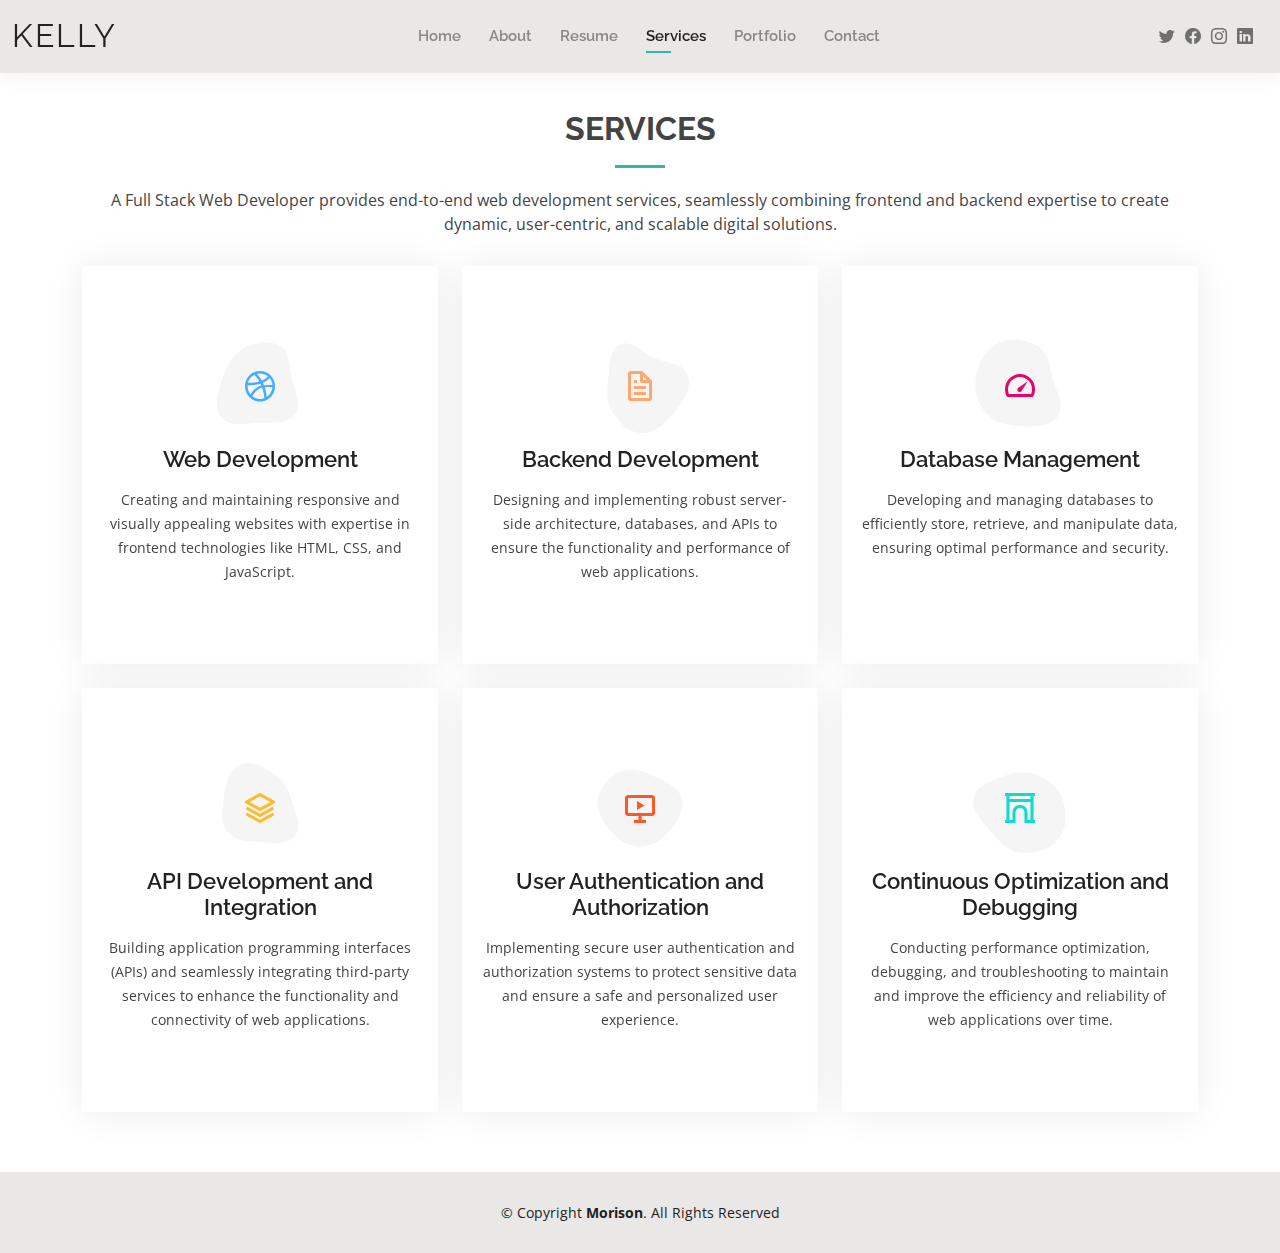
<file: services.html>
<!DOCTYPE html>
<html lang="en">

<head>
  <meta charset="utf-8">
  <meta content="width=device-width, initial-scale=1.0" name="viewport">

  <title>Services - Morison</title>
  <meta content="" name="description">
  <meta content="" name="keywords">

  <!-- Favicons -->
  <link href="assets/img/favicon.png" rel="icon">
  <link href="assets/img/apple-touch-icon.png" rel="apple-touch-icon">

  <!-- Google Fonts -->
  <link href="https://fonts.googleapis.com/css?family=Open+Sans:300,300i,400,400i,600,600i,700,700i|Raleway:300,300i,400,400i,500,500i,600,600i,700,700i|Poppins:300,300i,400,400i,500,500i,600,600i,700,700i" rel="stylesheet">

  <!-- Vendor CSS Files -->
  <link href="assets/vendor/aos/aos.css" rel="stylesheet">
  <link href="assets/vendor/bootstrap/css/bootstrap.min.css" rel="stylesheet">
  <link href="assets/vendor/bootstrap-icons/bootstrap-icons.css" rel="stylesheet">
  <link href="assets/vendor/boxicons/css/boxicons.min.css" rel="stylesheet">
  <link href="assets/vendor/glightbox/css/glightbox.min.css" rel="stylesheet">
  <link href="assets/vendor/swiper/swiper-bundle.min.css" rel="stylesheet">

  <!-- Template Main CSS File -->
  <link href="assets/css/style.css" rel="stylesheet">

  <!-- =======================================================
  * Template Name: Kelly
  * Updated: Sep 18 2023 with Bootstrap v5.3.2
  * Template URL: https://bootstrapmade.com/kelly-free-bootstrap-cv-resume-html-template/
  * Author: BootstrapMade.com
  * License: https://bootstrapmade.com/license/
  ======================================================== -->
</head>

<body>

  <!-- ======= Header ======= -->
  <header id="header" class="fixed-top">
    <div class="container-fluid d-flex justify-content-between align-items-center">

      <h1 class="logo me-auto me-lg-0"><a href="index.html">Kelly</a></h1>
      <!-- Uncomment below if you prefer to use an image logo -->
      <!-- <a href="index.html" class="logo"><img src="assets/img/logo.png" alt="" class="img-fluid"></a>-->

      <nav id="navbar" class="navbar order-last order-lg-0">
        <ul>
          <li><a href="index.html">Home</a></li>
          <li><a href="about.html">About</a></li>
          <li><a href="resume.html">Resume</a></li>
          <li><a class="active" href="services.html">Services</a></li>
          <li><a href="portfolio.html">Portfolio</a></li>
          <li><a href="contact.html">Contact</a></li>
        </ul>
        <i class="bi bi-list mobile-nav-toggle"></i>
      </nav><!-- .navbar -->

      <div class="header-social-links">
        <a href="#" class="twitter"><i class="bi bi-twitter"></i></a>
        <a href="#" class="facebook"><i class="bi bi-facebook"></i></a>
        <a href="#" class="instagram"><i class="bi bi-instagram"></i></a>
        <a href="#" class="linkedin"><i class="bi bi-linkedin"></i></i></a>
      </div>

    </div>

  </header><!-- End Header -->

  <main id="main">

    <!-- ======= Services Section ======= -->
    <section id="services" class="services">
      <div class="container" data-aos="fade-up">

        <div class="section-title">
          <h2>Services</h2>
          <p>A Full Stack Web Developer provides end-to-end web development services, seamlessly combining frontend and backend expertise to create dynamic, user-centric, and scalable digital solutions.</p>
        </div>

        <div class="row">
          <div class="col-lg-4 col-md-6 d-flex align-items-stretch" data-aos="zoom-in" data-aos-delay="100">
            <div class="icon-box iconbox-blue">
              <div class="icon">
                <svg width="100" height="100" viewBox="0 0 600 600" xmlns="http://www.w3.org/2000/svg">
                  <path stroke="none" stroke-width="0" fill="#f5f5f5" d="M300,521.0016835830174C376.1290562159157,517.8887921683347,466.0731472004068,529.7835943286574,510.70327084640275,468.03025145048787C554.3714126377745,407.6079735673963,508.03601936045806,328.9844924480964,491.2728898941984,256.3432110539036C474.5976632858925,184.082847569629,479.9380746630129,96.60480741107993,416.23090153303,58.64404602377083C348.86323505073057,18.502131276798302,261.93793281208167,40.57373210992963,193.5410806939664,78.93577620505333C130.42746243093433,114.334589627462,98.30271207620316,179.96522072025542,76.75703585869454,249.04625023123273C51.97151888228291,328.5150500222984,13.704378332031375,421.85034740162234,66.52175969318436,486.19268352777647C119.04800174914682,550.1803526380478,217.28368757567262,524.383925680826,300,521.0016835830174"></path>
                </svg>
                <i class="bx bxl-dribbble"></i>
              </div>
              <h4><a href="">Web Development</a></h4>
              <p>Creating and maintaining responsive and visually appealing websites with expertise in frontend technologies like HTML, CSS, and JavaScript.</p>
            </div>
          </div>

          <div class="col-lg-4 col-md-6 d-flex align-items-stretch mt-4 mt-md-0" data-aos="zoom-in" data-aos-delay="200">
            <div class="icon-box iconbox-orange ">
              <div class="icon">
                <svg width="100" height="100" viewBox="0 0 600 600" xmlns="http://www.w3.org/2000/svg">
                  <path stroke="none" stroke-width="0" fill="#f5f5f5" d="M300,582.0697525312426C382.5290701553225,586.8405444964366,449.9789794690241,525.3245884688669,502.5850820975895,461.55621195738473C556.606425686781,396.0723002908107,615.8543463187945,314.28637112970534,586.6730223649479,234.56875336149918C558.9533121215079,158.8439757836574,454.9685369536778,164.00468322053177,381.49747125262974,130.76875717737553C312.15926192815925,99.40240125094834,248.97055460311594,18.661163978235184,179.8680185752513,50.54337015887873C110.5421016452524,82.52863877960104,119.82277516462835,180.83849132639028,109.12597500060166,256.43424936330496C100.08760227029461,320.3096726198365,92.17705696193138,384.0621239912766,124.79988738764834,439.7174275375508C164.83382741302287,508.01625554203684,220.96474134820875,577.5009287672846,300,582.0697525312426"></path>
                </svg>
                <i class="bx bx-file"></i>
              </div>
              <h4><a href="">Backend Development</a></h4>
              <p>Designing and implementing robust server-side architecture, databases, and APIs to ensure the functionality and performance of web applications.</p>
            </div>
          </div>

          <div class="col-lg-4 col-md-6 d-flex align-items-stretch mt-4 mt-lg-0" data-aos="zoom-in" data-aos-delay="300">
            <div class="icon-box iconbox-pink">
              <div class="icon">
                <svg width="100" height="100" viewBox="0 0 600 600" xmlns="http://www.w3.org/2000/svg">
                  <path stroke="none" stroke-width="0" fill="#f5f5f5" d="M300,541.5067337569781C382.14930387511276,545.0595476570109,479.8736841581634,548.3450877840088,526.4010558755058,480.5488172755941C571.5218469581645,414.80211281144784,517.5187510058486,332.0715597781072,496.52539010469104,255.14436215662573C477.37192572678356,184.95920475031193,473.57363656557914,105.61284051026155,413.0603344069578,65.22779650032875C343.27470386102294,18.654635553484475,251.2091493199835,5.337323636656869,175.0934190732945,40.62881213300186C97.87086631185822,76.43348514350839,51.98124368387456,156.15599469081315,36.44837278890362,239.84606092416172C21.716077023791087,319.22268207091537,43.775223500013084,401.1760424656574,96.891909868211,461.97329694683043C147.22146801428983,519.5804099606455,223.5754009179313,538.201503339737,300,541.5067337569781"></path>
                </svg>
                <i class="bx bx-tachometer"></i>
              </div>
              <h4><a href="">Database Management</a></h4>
              <p>Developing and managing databases to efficiently store, retrieve, and manipulate data, ensuring optimal performance and security.</p>
            </div>
          </div>

          <div class="col-lg-4 col-md-6 d-flex align-items-stretch mt-4" data-aos="zoom-in" data-aos-delay="100">
            <div class="icon-box iconbox-yellow">
              <div class="icon">
                <svg width="100" height="100" viewBox="0 0 600 600" xmlns="http://www.w3.org/2000/svg">
                  <path stroke="none" stroke-width="0" fill="#f5f5f5" d="M300,503.46388370962813C374.79870501325706,506.71871716319447,464.8034551963731,527.1746412648533,510.4981551193396,467.86667711651364C555.9287308511215,408.9015244558933,512.6030010748507,327.5744911775523,490.211057578863,256.5855673507754C471.097692560561,195.9906835881958,447.69079081568157,138.11976852964426,395.19560036434837,102.3242989838813C329.3053358748298,57.3949838291264,248.02791733380457,8.279543830951368,175.87071277845988,42.242879143198664C103.41431057327972,76.34704239035025,93.79494320519305,170.9812938413882,81.28167332365135,250.07896920659033C70.17666984294237,320.27484674793965,64.84698225790005,396.69656628748305,111.28512138212992,450.4950937839243C156.20124167950087,502.5303643271138,231.32542653798444,500.4755392045468,300,503.46388370962813"></path>
                </svg>
                <i class="bx bx-layer"></i>
              </div>
              <h4><a href="">API Development and Integration</a></h4>
              <p>Building application programming interfaces (APIs) and seamlessly integrating third-party services to enhance the functionality and connectivity of web applications.</p>
            </div>
          </div>

          <div class="col-lg-4 col-md-6 d-flex align-items-stretch mt-4" data-aos="zoom-in" data-aos-delay="200">
            <div class="icon-box iconbox-red">
              <div class="icon">
                <svg width="100" height="100" viewBox="0 0 600 600" xmlns="http://www.w3.org/2000/svg">
                  <path stroke="none" stroke-width="0" fill="#f5f5f5" d="M300,532.3542879108572C369.38199826031484,532.3153073249985,429.10787420159085,491.63046689027357,474.5244479745417,439.17860296908856C522.8885846962883,383.3225815378663,569.1668002868075,314.3205725914397,550.7432151929288,242.7694973846089C532.6665558377875,172.5657663291529,456.2379748765914,142.6223662098291,390.3689995646985,112.34683881706744C326.66090330228417,83.06452184765237,258.84405631176094,53.51806209861945,193.32584062364296,78.48882559362697C121.61183558270385,105.82097193414197,62.805066853699245,167.19869350419734,48.57481801355237,242.6138429142374C34.843463184063346,315.3850353017275,76.69343916112496,383.4422959591041,125.22947124332185,439.3748458443577C170.7312796277747,491.8107796887764,230.57421082200815,532.3932930995766,300,532.3542879108572"></path>
                </svg>
                <i class="bx bx-slideshow"></i>
              </div>
              <h4><a href="">User Authentication and Authorization</a></h4>
              <p>Implementing secure user authentication and authorization systems to protect sensitive data and ensure a safe and personalized user experience.</p>
            </div>
          </div>

          <div class="col-lg-4 col-md-6 d-flex align-items-stretch mt-4" data-aos="zoom-in" data-aos-delay="300">
            <div class="icon-box iconbox-teal">
              <div class="icon">
                <svg width="100" height="100" viewBox="0 0 600 600" xmlns="http://www.w3.org/2000/svg">
                  <path stroke="none" stroke-width="0" fill="#f5f5f5" d="M300,566.797414625762C385.7384707136149,576.1784315230908,478.7894351017131,552.8928747891023,531.9192734346935,484.94944893311C584.6109503024035,417.5663521118492,582.489472248146,322.67544863468447,553.9536738515405,242.03673114598146C529.1557734026468,171.96086150256528,465.24506316201064,127.66468636344209,395.9583748389544,100.7403814666027C334.2173773831606,76.7482773500951,269.4350130405921,84.62216499799875,207.1952322260088,107.2889140133804C132.92018162631612,134.33871894543012,41.79353780512637,160.00259165414826,22.644507872594943,236.69541883565114C3.319112789854554,314.0945973066697,72.72355303640163,379.243833228382,124.04198916343866,440.3218312028393C172.9286146004772,498.5055451809895,224.45579914871206,558.5317968840102,300,566.797414625762"></path>
                </svg>
                <i class="bx bx-arch"></i>
              </div>
              <h4><a href="">Continuous Optimization and Debugging</a></h4>
              <p>Conducting performance optimization, debugging, and troubleshooting to maintain and improve the efficiency and reliability of web applications over time.</p>
            </div>
          </div>

        </div>

      </div>
    </section><!-- End Services Section -->

  </main><!-- End #main -->

  <!-- ======= Footer ======= -->
  <footer id="footer">
    <div class="container">
      <div class="copyright">
        &copy; Copyright <strong><span>Morison</span></strong>. All Rights Reserved
      </div>
    </div>
  </footer><!-- End  Footer -->

  <div id="preloader"></div>
  <a href="#" class="back-to-top d-flex align-items-center justify-content-center"><i class="bi bi-arrow-up-short"></i></a>

  <!-- Vendor JS Files -->
  <script src="assets/vendor/purecounter/purecounter_vanilla.js"></script>
  <script src="assets/vendor/aos/aos.js"></script>
  <script src="assets/vendor/bootstrap/js/bootstrap.bundle.min.js"></script>
  <script src="assets/vendor/glightbox/js/glightbox.min.js"></script>
  <script src="assets/vendor/isotope-layout/isotope.pkgd.min.js"></script>
  <script src="assets/vendor/swiper/swiper-bundle.min.js"></script>
  <script src="assets/vendor/waypoints/noframework.waypoints.js"></script>
  <script src="assets/vendor/php-email-form/validate.js"></script>

  <!-- Template Main JS File -->
  <script src="assets/js/main.js"></script>

</body>

</html>
</file>
<file: assets/css/style.css>
/**
* Template Name: Kelly
* Updated: Sep 18 2023 with Bootstrap v5.3.2
* Template URL: https://bootstrapmade.com/kelly-free-bootstrap-cv-resume-html-template/
* Author: BootstrapMade.com
* License: https://bootstrapmade.com/license/
*/

/*--------------------------------------------------------------
# General
--------------------------------------------------------------*/
body {
  font-family: "Open Sans", sans-serif;
  color: #444444;
}

a {
  color: #34b7a7;
  text-decoration: none;
}

a:hover {
  color: #51cdbe;
  text-decoration: none;
}

h1,
h2,
h3,
h4,
h5,
h6 {
  font-family: "Raleway", sans-serif;
}

#main {
  margin-top: 50px;
}

@media (max-width: 992px) {
  #main {
    margin-top: 30px;
  }
}

/*--------------------------------------------------------------
# Preloader
--------------------------------------------------------------*/
#preloader {
  position: fixed;
  top: 0;
  left: 0;
  right: 0;
  bottom: 0;
  z-index: 9999;
  overflow: hidden;
  background: #fff;
}

#preloader:before {
  content: "";
  position: fixed;
  top: calc(50% - 30px);
  left: calc(50% - 30px);
  border: 6px solid #34b7a7;
  border-top-color: #dcf5f2;
  border-radius: 50%;
  width: 60px;
  height: 60px;
  animation: animate-preloader 1s linear infinite;
}

@keyframes animate-preloader {
  0% {
    transform: rotate(0deg);
  }

  100% {
    transform: rotate(360deg);
  }
}

/*--------------------------------------------------------------
# Back to top button
--------------------------------------------------------------*/
.back-to-top {
  position: fixed;
  visibility: hidden;
  opacity: 0;
  right: 15px;
  bottom: 15px;
  z-index: 996;
  background: #34b7a7;
  width: 40px;
  height: 40px;
  border-radius: 50px;
  transition: all 0.4s;
}

.back-to-top i {
  font-size: 24px;
  color: #fff;
  line-height: 0;
}

.back-to-top:hover {
  background: #49cbbb;
  color: #fff;
}

.back-to-top.active {
  visibility: visible;
  opacity: 1;
}

/*--------------------------------------------------------------
# Header
--------------------------------------------------------------*/
#header {
  background: #e9e8e6;
  box-shadow: 0px 0px 25px 0 rgba(0, 0, 0, 0.08);
  z-index: 997;
  padding: 15px 0;
}

#header .logo {
  font-size: 32px;
  margin: 0;
  padding: 0;
  line-height: 1;
  font-weight: 400;
  letter-spacing: 2px;
  text-transform: uppercase;
}

#header .logo a {
  color: #222222;
}

#header .logo img {
  max-height: 40px;
}

@media (max-width: 992px) {
  #header .logo {
    font-size: 28px;
  }
}

/*--------------------------------------------------------------
# Header Social Links
--------------------------------------------------------------*/
.header-social-links {
  padding-right: 15px;
}

.header-social-links a {
  color: #6f6f6f;
  padding-left: 6px;
  display: inline-block;
  line-height: 0px;
  transition: 0.3s;
  font-size: 16px;
}

.header-social-links a:hover {
  color: #34b7a7;
}

/*--------------------------------------------------------------
# Navigation Menu
--------------------------------------------------------------*/
/**
* Desktop Navigation 
*/
.navbar {
  padding: 0;
}

.navbar ul {
  margin: 0;
  padding: 0;
  display: flex;
  list-style: none;
  align-items: center;
}

.navbar li {
  position: relative;
  padding: 10px 0 10px 28px;
}

.navbar a,
.navbar a:focus {
  display: flex;
  align-items: center;
  justify-content: space-between;
  font-family: "Raleway", sans-serif;
  font-size: 15px;
  font-weight: 600;
  color: #888888;
  white-space: nowrap;
  transition: 0.3s;
  position: relative;
}

.navbar a i,
.navbar a:focus i {
  font-size: 12px;
  line-height: 0;
  margin-left: 5px;
}

.navbar>ul>li>a:before {
  content: "";
  position: absolute;
  width: 0;
  height: 2px;
  bottom: -5px;
  left: 0;
  background-color: #34b7a7;
  visibility: hidden;
  width: 0px;
  transition: all 0.3s ease-in-out 0s;
}

.navbar a:hover:before,
.navbar li:hover>a:before,
.navbar .active:before {
  visibility: visible;
  width: 25px;
}

.navbar a:hover,
.navbar .active,
.navbar .active:focus,
.navbar li:hover>a {
  color: #222222;
}

.navbar .dropdown ul {
  display: block;
  position: absolute;
  left: 14px;
  top: calc(100% + 30px);
  margin: 0;
  padding: 10px 0;
  z-index: 99;
  opacity: 0;
  visibility: hidden;
  background: #fff;
  box-shadow: 0px 0px 30px rgba(127, 137, 161, 0.25);
  transition: 0.3s;
  border-radius: 4px;
}

.navbar .dropdown ul li {
  min-width: 200px;
  padding: 0;
}

.navbar .dropdown ul a {
  padding: 10px 20px;
  font-size: 15px;
  text-transform: none;
  font-weight: 600;
}

.navbar .dropdown ul a i {
  font-size: 12px;
}

.navbar .dropdown ul a:hover,
.navbar .dropdown ul .active:hover,
.navbar .dropdown ul li:hover>a {
  color: #34b7a7;
}

.navbar .dropdown:hover>ul {
  opacity: 1;
  top: 100%;
  visibility: visible;
}

.navbar .dropdown .dropdown ul {
  top: 0;
  left: calc(100% - 30px);
  visibility: hidden;
}

.navbar .dropdown .dropdown:hover>ul {
  opacity: 1;
  top: 0;
  left: 100%;
  visibility: visible;
}

@media (max-width: 1366px) {
  .navbar .dropdown .dropdown ul {
    left: -90%;
  }

  .navbar .dropdown .dropdown:hover>ul {
    left: -100%;
  }
}

/**
* Mobile Navigation 
*/
.mobile-nav-toggle {
  color: #222222;
  font-size: 28px;
  cursor: pointer;
  display: none;
  line-height: 0;
  transition: 0.5s;
}

.mobile-nav-toggle.bi-x {
  color: #fff;
}

@media (max-width: 991px) {
  .mobile-nav-toggle {
    display: block;
  }

  .navbar ul {
    display: none;
  }
}

.navbar-mobile {
  position: fixed;
  overflow: hidden;
  top: 0;
  right: 0;
  left: 0;
  bottom: 0;
  background: rgba(9, 9, 9, 0.9);
  transition: 0.3s;
  z-index: 999;
}

.navbar-mobile .mobile-nav-toggle {
  position: absolute;
  top: 15px;
  right: 15px;
}

.navbar-mobile ul {
  display: block;
  position: absolute;
  top: 55px;
  right: 15px;
  bottom: 15px;
  left: 15px;
  padding: 10px 0;
  border-radius: 10px;
  background-color: #fff;
  overflow-y: auto;
  transition: 0.3s;
}

.navbar-mobile a,
.navbar-mobile a:focus {
  font-size: 15px;
  padding-right: 15px;
  color: #222222;
}

.navbar-mobile a:hover,
.navbar-mobile .active,
.navbar-mobile li:hover>a {
  color: #34b7a7;
}

.navbar-mobile .getstarted,
.navbar-mobile .getstarted:focus {
  margin: 15px;
}

.navbar-mobile .dropdown ul {
  position: static;
  display: none;
  margin: 10px 20px;
  padding: 10px 0;
  z-index: 99;
  opacity: 1;
  visibility: visible;
  background: #fff;
  box-shadow: 0px 0px 30px rgba(127, 137, 161, 0.25);
}

.navbar-mobile .dropdown ul li {
  min-width: 200px;
}

.navbar-mobile .dropdown ul a {
  padding: 10px 20px;
}

.navbar-mobile .dropdown ul a i {
  font-size: 12px;
}

.navbar-mobile .dropdown ul a:hover,
.navbar-mobile .dropdown ul .active:hover,
.navbar-mobile .dropdown ul li:hover>a {
  color: #34b7a7;
}

.navbar-mobile .dropdown>.dropdown-active {
  display: block;
}

/*--------------------------------------------------------------
# Hero Section
--------------------------------------------------------------*/
#hero {
  width: 100%;
  height: 100vh;
  background: url("../img/Home-1.webp") top right;
  background-size: cover;
}

#hero .container {
  padding-top: 70px;
  position: relative;
}

@media (max-width: 992px) {
  #hero .container {
    padding-top: 58px;
  }
}

#hero h1 {
  margin: 0;
  font-size: 48px;
  font-weight: 700;
  line-height: 56px;
  color: #222222;
}

#hero h2 {
  color: #6f6f6f;
  margin: 10px 0 0 0;
  font-size: 22px;
}

#hero .btn-about {
  font-family: "Raleway", sans-serif;
  text-transform: uppercase;
  font-weight: 600;
  font-size: 12px;
  letter-spacing: 1px;
  display: inline-block;
  padding: 12px 40px;
  border-radius: 50px;
  transition: 0.5s;
  margin-top: 30px;
  color: #fff;
  background: #34b7a7;
}

#hero .btn-about:hover {
  background: #3dc8b7;
}

@media (min-width: 1024px) {
  #hero {
    background-attachment: fixed;
  }
}

@media (max-width: 992px) {
  #hero:before {
    content: "";
    background: rgba(255, 255, 255, 0.8);
    position: absolute;
    bottom: 0;
    top: 0;
    left: 0;
    right: 0;
  }

  #hero h1 {
    font-size: 28px;
    line-height: 36px;
  }

  #hero h2 {
    font-size: 18px;
    line-height: 24px;
  }
}

/*--------------------------------------------------------------
# Sections General
--------------------------------------------------------------*/
section {
  padding: 60px 0;
}

.section-bg {
  background-color: #e7f8f6;
}

.section-title {
  text-align: center;
  padding-bottom: 30px;
}

.section-title h2 {
  font-size: 32px;
  font-weight: bold;
  text-transform: uppercase;
  margin-bottom: 20px;
  padding-bottom: 20px;
  position: relative;
}

.section-title h2::after {
  content: "";
  position: absolute;
  display: block;
  width: 50px;
  height: 3px;
  background: #34b7a7;
  bottom: 0;
  left: calc(50% - 25px);
}

.section-title p {
  margin-bottom: 0;
}

/*--------------------------------------------------------------
# Cta
--------------------------------------------------------------*/
.cta {
  background: linear-gradient(rgba(0, 0, 0, 0.6), rgba(0, 0, 0, 0.6)), url("../img/bg-1.jpg") fixed center center;
  background-size: cover;
  padding: 80px 0;
}

.cta h3 {
  color: #fff;
  font-size: 28px;
  font-weight: 700;
}

.cta p {
  color: #fff;
}

.cta .cta-btn {
  font-family: "Raleway", sans-serif;
  text-transform: uppercase;
  font-weight: 500;
  font-size: 16px;
  letter-spacing: 1px;
  display: inline-block;
  padding: 8px 20px;
  border-radius: 2px;
  transition: 0.5s;
  margin: 10px;
  border: 2px solid #fff;
  color: #fff;
}

.cta .cta-btn:hover {
  background: #34b7a7;
  border: 2px solid #34b7a7;
}

@media (max-width: 1024px) {
  .cta {
    background-attachment: scroll;
  }
}

@media (min-width: 769px) {
  .cta .cta-btn-container {
    display: flex;
    align-items: center;
    justify-content: flex-end;
  }
}

/*--------------------------------------------------------------
# About
--------------------------------------------------------------*/
.about .content h3 {
  font-weight: 700;
  font-size: 26px;
  color: #555555;
}

.about .content ul {
  list-style: none;
  padding: 0;
}

.about .content ul li {
  padding-bottom: 10px;
}

.about .content ul i {
  font-size: 20px;
  padding-right: 2px;
  color: #34b7a7;
}

.about .content p:last-child {
  margin-bottom: 0;
}

/*--------------------------------------------------------------
# Skills
--------------------------------------------------------------*/
.skills .progress {
  height: 60px;
  display: block;
  background: none;
  border-radius: 0;
}

.skills .progress .skill {
  padding: 10px 0;
  margin: 0 0 6px 0;
  text-transform: uppercase;
  display: block;
  font-weight: 600;
  font-family: "Poppins", sans-serif;
  color: #222222;
}

.skills .progress .skill .val {
  float: right;
  font-style: normal;
}

.skills .progress-bar-wrap {
  background: #f3f3f3;
}

.skills .progress-bar {
  width: 1px;
  height: 10px;
  transition: 0.9s;
  background-color: #34b7a7;
}

/*--------------------------------------------------------------
# Facts
--------------------------------------------------------------*/
.facts .counters span {
  font-size: 48px;
  display: block;
  color: #34b7a7;
}

.facts .counters p {
  padding: 0;
  margin: 0 0 20px 0;
  font-family: "Raleway", sans-serif;
  font-size: 14px;
}

/*--------------------------------------------------------------
# Testimonials
--------------------------------------------------------------*/
.testimonials .section-header {
  margin-bottom: 40px;
}

.testimonials .testimonials-carousel,
.testimonials .testimonials-slider {
  overflow: hidden;
}

.testimonials .testimonial-item {
  text-align: center;
}

.testimonials .testimonial-item .testimonial-img {
  width: 120px;
  border-radius: 50%;
  border: 4px solid #fff;
  margin: 0 auto;
}

.testimonials .testimonial-item h3 {
  font-size: 20px;
  font-weight: bold;
  margin: 10px 0 5px 0;
  color: #111;
}

.testimonials .testimonial-item h4 {
  font-size: 14px;
  color: #999;
  margin: 0 0 15px 0;
}

.testimonials .testimonial-item .quote-icon-left,
.testimonials .testimonial-item .quote-icon-right {
  color: #c8efea;
  font-size: 26px;
}

.testimonials .testimonial-item .quote-icon-left {
  display: inline-block;
  left: -5px;
  position: relative;
}

.testimonials .testimonial-item .quote-icon-right {
  display: inline-block;
  right: -5px;
  position: relative;
  top: 10px;
}

.testimonials .testimonial-item p {
  font-style: italic;
  margin: 0 auto 15px auto;
}

@media (min-width: 992px) {
  .testimonials .testimonial-item p {
    width: 80%;
  }
}

.testimonials .swiper-pagination {
  margin-top: 20px;
  position: relative;
}

.testimonials .swiper-pagination .swiper-pagination-bullet {
  width: 12px;
  height: 12px;
  background-color: #fff;
  opacity: 1;
  border: 1px solid #34b7a7;
}

.testimonials .swiper-pagination .swiper-pagination-bullet-active {
  background-color: #34b7a7;
}

/*--------------------------------------------------------------
# Resume
--------------------------------------------------------------*/
.resume .resume-title {
  font-size: 26px;
  font-weight: 400;
  margin-top: 20px;
  margin-bottom: 20px;
  color: #222222;
}

.resume .resume-item {
  padding: 0 0 20px 20px;
  margin-top: -2px;
  border-left: 2px solid #34b7a7;
  position: relative;
}

.resume .resume-item h4 {
  line-height: 18px;
  font-size: 18px;
  font-weight: 600;
  font-family: "Poppins", sans-serif;
  color: #1d685f;
  margin-bottom: 10px;
}

.resume .resume-item h5 {
  font-size: 16px;
  background: #effbf9;
  padding: 5px 15px;
  display: inline-block;
  font-weight: 600;
  margin-bottom: 10px;
  color: #34b7a7;
}

.resume .resume-item ul {
  padding-left: 20px;
}

.resume .resume-item ul li {
  padding-bottom: 10px;
}

.resume .resume-item:last-child {
  padding-bottom: 0;
}

.resume .resume-item::before {
  content: "";
  position: absolute;
  width: 16px;
  height: 16px;
  border-radius: 50px;
  left: -9px;
  top: 0;
  background: #fff;
  border: 2px solid #34b7a7;
}

/*--------------------------------------------------------------
# Services
--------------------------------------------------------------*/
.services .icon-box {
  text-align: center;
  padding: 70px 20px 80px 20px;
  transition: all ease-in-out 0.3s;
  background: #fff;
  box-shadow: 0px 0 35px 0 rgba(0, 0, 0, 0.08);
}

.services .icon-box .icon {
  margin: 0 auto;
  width: 100px;
  height: 100px;
  display: flex;
  align-items: center;
  justify-content: center;
  transition: ease-in-out 0.3s;
  position: relative;
}

.services .icon-box .icon i {
  font-size: 36px;
  transition: 0.5s;
  position: relative;
}

.services .icon-box .icon svg {
  position: absolute;
  top: 0;
  left: 0;
}

.services .icon-box .icon svg path {
  transition: 0.5s;
  fill: #f5f5f5;
}

.services .icon-box h4 {
  font-weight: 600;
  margin: 10px 0 15px 0;
  font-size: 22px;
}

.services .icon-box h4 a {
  color: #222222;
  transition: ease-in-out 0.3s;
}

.services .icon-box p {
  line-height: 24px;
  font-size: 14px;
  margin-bottom: 0;
}

.services .iconbox-blue i {
  color: #47aeff;
}

.services .iconbox-blue:hover .icon i {
  color: #fff;
}

.services .iconbox-blue:hover .icon path {
  fill: #47aeff;
}

.services .iconbox-orange i {
  color: #ffa76e;
}

.services .iconbox-orange:hover .icon i {
  color: #fff;
}

.services .iconbox-orange:hover .icon path {
  fill: #ffa76e;
}

.services .iconbox-pink i {
  color: #e80368;
}

.services .iconbox-pink:hover .icon i {
  color: #fff;
}

.services .iconbox-pink:hover .icon path {
  fill: #e80368;
}

.services .iconbox-yellow i {
  color: #ffbb2c;
}

.services .iconbox-yellow:hover .icon i {
  color: #fff;
}

.services .iconbox-yellow:hover .icon path {
  fill: #ffbb2c;
}

.services .iconbox-red i {
  color: #ff5828;
}

.services .iconbox-red:hover .icon i {
  color: #fff;
}

.services .iconbox-red:hover .icon path {
  fill: #ff5828;
}

.services .iconbox-teal i {
  color: #11dbcf;
}

.services .iconbox-teal:hover .icon i {
  color: #fff;
}

.services .iconbox-teal:hover .icon path {
  fill: #11dbcf;
}

/*--------------------------------------------------------------
# Portfolio
--------------------------------------------------------------*/
.portfolio .portfolio-item {
  margin-bottom: 30px;
}

.portfolio #portfolio-flters {
  padding: 0;
  margin: 0 auto 20px auto;
  list-style: none;
  text-align: center;
}

.portfolio #portfolio-flters li {
  cursor: pointer;
  display: inline-block;
  padding: 8px 16px 10px 16px;
  font-size: 13px;
  font-weight: 500;
  line-height: 1;
  text-transform: uppercase;
  color: #444444;
  margin-bottom: 5px;
  transition: all 0.3s ease-in-out;
  border-radius: 50px;
}

.portfolio #portfolio-flters li:hover,
.portfolio #portfolio-flters li.filter-active {
  color: #fff;
  background: #34b7a7;
}

.portfolio #portfolio-flters li:last-child {
  margin-right: 0;
}

.portfolio .portfolio-wrap {
  transition: 0.3s;
  position: relative;
  overflow: hidden;
  z-index: 1;
  background: rgba(34, 34, 34, 0.6);
}

.portfolio .portfolio-wrap::before {
  content: "";
  background: rgba(34, 34, 34, 0.6);
  position: absolute;
  left: 0;
  right: 0;
  top: 0;
  bottom: 0;
  transition: all ease-in-out 0.3s;
  z-index: 2;
  opacity: 0;
}

.portfolio .portfolio-wrap img {
  transition: all ease-in-out 0.3s;
}

.portfolio .portfolio-wrap .portfolio-info {
  opacity: 0;
  position: absolute;
  top: 0;
  left: 0;
  right: 0;
  bottom: 0;
  z-index: 3;
  transition: all ease-in-out 0.3s;
  display: flex;
  flex-direction: column;
  justify-content: flex-end;
  align-items: flex-start;
  padding: 20px;
}

.portfolio .portfolio-wrap .portfolio-info h4 {
  font-size: 20px;
  color: #fff;
  font-weight: 600;
}

.portfolio .portfolio-wrap .portfolio-info p {
  color: rgba(255, 255, 255, 0.7);
  font-size: 14px;
  text-transform: uppercase;
  padding: 0;
  margin: 0;
  font-style: italic;
}

.portfolio .portfolio-wrap .portfolio-links {
  text-align: center;
  z-index: 4;
}

.portfolio .portfolio-wrap .portfolio-links a {
  color: #fff;
  margin: 0 5px 0 0;
  font-size: 28px;
  display: inline-block;
  transition: 0.3s;
}

.portfolio .portfolio-wrap .portfolio-links a:hover {
  color: #78d9cd;
}

.portfolio .portfolio-wrap:hover::before {
  opacity: 1;
}

.portfolio .portfolio-wrap:hover img {
  transform: scale(1.2);
}

.portfolio .portfolio-wrap:hover .portfolio-info {
  opacity: 1;
}

/*--------------------------------------------------------------
# Portfolio Details
--------------------------------------------------------------*/
.portfolio-details {
  padding-top: 0;
}

.portfolio-details .portfolio-details-slider img {
  width: 100%;
}

.portfolio-details .portfolio-details-slider .swiper-pagination {
  margin-top: 20px;
  position: relative;
}

.portfolio-details .portfolio-details-slider .swiper-pagination .swiper-pagination-bullet {
  width: 12px;
  height: 12px;
  background-color: #fff;
  opacity: 1;
  border: 1px solid #34b7a7;
}

.portfolio-details .portfolio-details-slider .swiper-pagination .swiper-pagination-bullet-active {
  background-color: #34b7a7;
}

.portfolio-details .portfolio-info {
  padding: 30px;
  box-shadow: 0px 0 30px rgba(34, 34, 34, 0.08);
}

.portfolio-details .portfolio-info h3 {
  font-size: 22px;
  font-weight: 700;
  margin-bottom: 20px;
  padding-bottom: 20px;
  border-bottom: 1px solid #eee;
}

.portfolio-details .portfolio-info ul {
  list-style: none;
  padding: 0;
  font-size: 15px;
}

.portfolio-details .portfolio-info ul li+li {
  margin-top: 10px;
}

.portfolio-details .portfolio-description {
  padding-top: 30px;
}

.portfolio-details .portfolio-description h2 {
  font-size: 26px;
  font-weight: 700;
  margin-bottom: 20px;
}

.portfolio-details .portfolio-description p {
  padding: 0;
}

/*--------------------------------------------------------------
# Contact
--------------------------------------------------------------*/
.contact .info {
  width: 100%;
  background: #fff;
}

.contact .info i {
  font-size: 20px;
  color: #34b7a7;
  float: left;
  width: 44px;
  height: 44px;
  background: #effbf9;
  display: flex;
  justify-content: center;
  align-items: center;
  border-radius: 50px;
  transition: all 0.3s ease-in-out;
}

.contact .info h4 {
  padding: 0 0 0 60px;
  font-size: 22px;
  font-weight: 600;
  margin-bottom: 5px;
  color: #222222;
}

.contact .info p {
  padding: 0 0 0 60px;
  margin-bottom: 0;
  font-size: 14px;
  color: #555555;
}

.contact .info .email,
.contact .info .phone {
  margin-top: 40px;
}

.contact .info .email:hover i,
.contact .info .address:hover i,
.contact .info .phone:hover i {
  background: #34b7a7;
  color: #fff;
}

.contact .php-email-form {
  width: 100%;
  background: #fff;
}

.contact .php-email-form .form-group {
  padding-bottom: 8px;
}

.contact .php-email-form .error-message {
  display: none;
  color: #fff;
  background: #ed3c0d;
  text-align: center;
  padding: 15px;
  font-weight: 600;
}

.contact .php-email-form .sent-message {
  display: none;
  color: #fff;
  background: #18d26e;
  text-align: center;
  padding: 15px;
  font-weight: 600;
}

.contact .php-email-form .loading {
  display: none;
  background: #fff;
  text-align: center;
  padding: 15px;
}

.contact .php-email-form .loading:before {
  content: "";
  display: inline-block;
  border-radius: 50%;
  width: 24px;
  height: 24px;
  margin: 0 10px -6px 0;
  border: 3px solid #18d26e;
  border-top-color: #eee;
  animation: animate-loading 1s linear infinite;
}

.contact .php-email-form input,
.contact .php-email-form textarea {
  border-radius: 4px;
  box-shadow: none;
  font-size: 14px;
}

.contact .php-email-form input:focus,
.contact .php-email-form textarea:focus {
  border-color: #34b7a7;
}

.contact .php-email-form input {
  height: 44px;
}

.contact .php-email-form textarea {
  padding: 10px 12px;
}

.contact .php-email-form button[type=submit] {
  background: #34b7a7;
  border: 0;
  padding: 10px 30px 12px 30px;
  color: #fff;
  transition: 0.4s;
  border-radius: 50px;
}

.contact .php-email-form button[type=submit]:hover {
  background: #3dc8b7;
}

@keyframes animate-loading {
  0% {
    transform: rotate(0deg);
  }

  100% {
    transform: rotate(360deg);
  }
}

/*--------------------------------------------------------------
# Footer
--------------------------------------------------------------*/
#footer {
  background: #e9e8e6;
  padding: 30px 0;
  color: #222222;
  font-size: 14px;
  text-align: center;
}

#footer .credits {
  padding-top: 5px;
  font-size: 13px;
}

#footer .credits a {
  color: #34b7a7;
}
</file>
